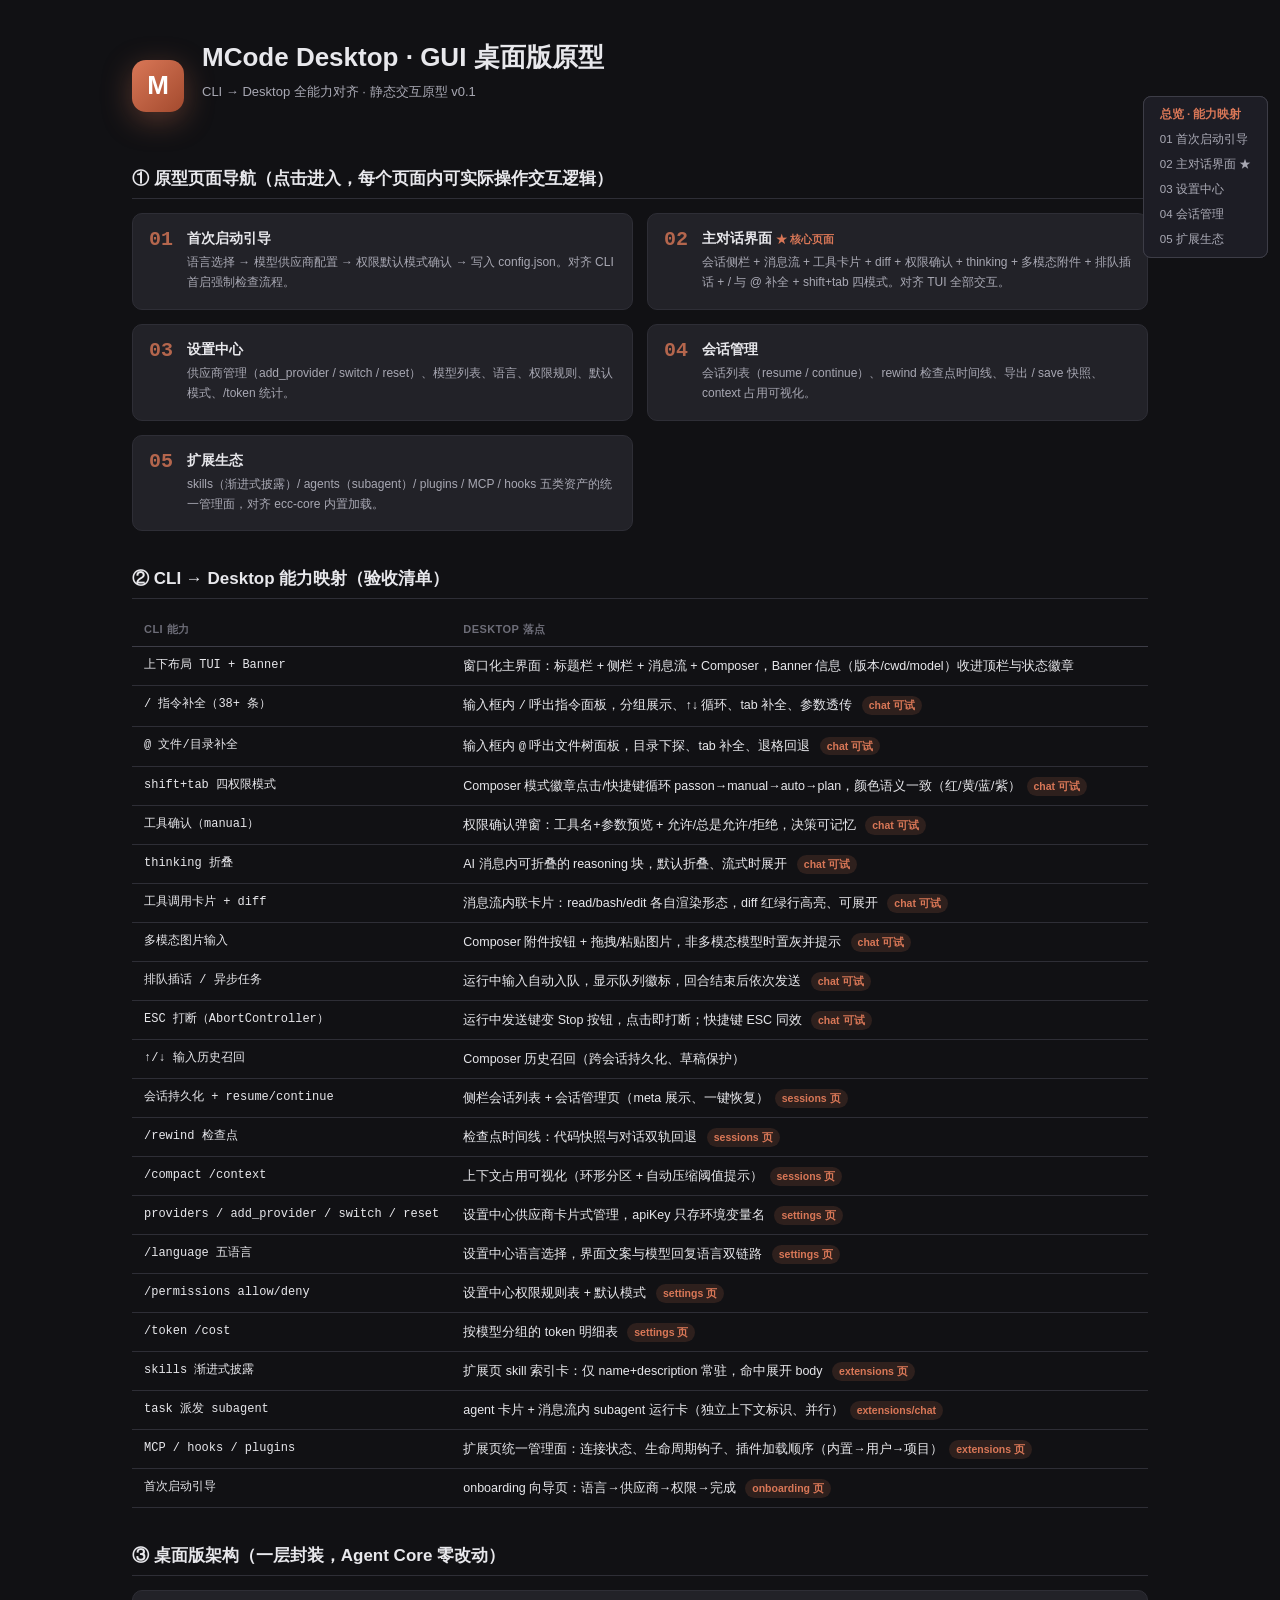
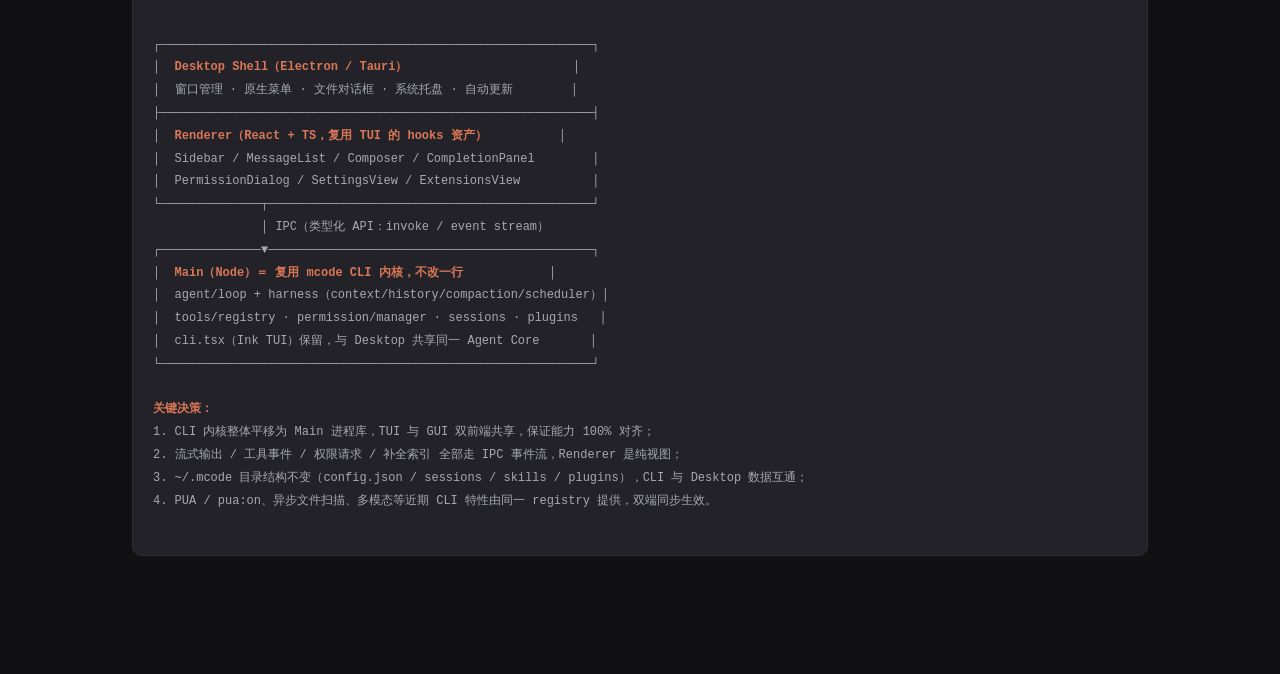
<file: docs/prototype/index.html>
<!DOCTYPE html>
<html lang="zh-CN">
<head>
<meta charset="UTF-8">
<title>MCode Desktop · 原型总览</title>
<link rel="stylesheet" href="css/app.css">
<style>
  body { overflow: auto; }
  .wrap { max-width: 1080px; margin: 0 auto; padding: 40px 32px 120px; }
  .hero { display: flex; align-items: center; gap: 18px; margin-bottom: 8px; }
  .hero .logo-big {
    width: 52px; height: 52px; border-radius: 14px;
    background: linear-gradient(135deg, var(--accent), #a34a2e);
    display: flex; align-items: center; justify-content: center;
    font-size: 26px; font-weight: 800; color: #fff;
    box-shadow: 0 8px 30px rgba(217,119,87,.35);
  }
  h1 { font-size: 26px; }
  .sub { color: var(--text-2); margin: 6px 0 28px; line-height: 1.7; }
  h2 { font-size: 17px; margin: 36px 0 14px; padding-bottom: 8px; border-bottom: 1px solid var(--border); }
  .screens { display: grid; grid-template-columns: repeat(2, 1fr); gap: 14px; }
  .screen {
    display: flex; gap: 14px; align-items: flex-start;
    background: var(--bg-panel); border: 1px solid var(--border);
    border-radius: var(--radius); padding: 16px; cursor: pointer;
    transition: .15s; text-decoration: none !important;
  }
  .screen:hover { border-color: var(--accent); transform: translateY(-2px); }
  .screen .no {
    font-family: var(--mono); font-size: 20px; font-weight: 700;
    color: var(--accent); opacity: .8; line-height: 1;
  }
  .screen .t { font-weight: 600; font-size: 14px; margin-bottom: 4px; color: var(--text-1); }
  .screen .d { font-size: 12px; color: var(--text-2); line-height: 1.7; }
  .screen .star { color: var(--accent); font-size: 11px; }
  table { width: 100%; border-collapse: collapse; font-size: 12.5px; }
  th { text-align: left; padding: 9px 12px; color: var(--text-3); font-size: 11px;
       text-transform: uppercase; letter-spacing: .04em; border-bottom: 1px solid var(--border-strong); }
  td { padding: 9px 12px; border-bottom: 1px solid var(--border); color: var(--text-2); vertical-align: top; line-height: 1.6; }
  td.cli { font-family: var(--mono); font-size: 12px; color: var(--text-1); white-space: nowrap; }
  td.gui { color: var(--text-1); }
  .tag { display: inline-block; font-size: 10.5px; padding: 1px 7px; border-radius: 10px;
         background: var(--accent-soft); color: var(--accent); font-weight: 600; margin-left: 6px; }
  .arch {
    background: var(--bg-panel); border: 1px solid var(--border); border-radius: var(--radius);
    padding: 20px; font-family: var(--mono); font-size: 12px; color: var(--text-2);
    line-height: 1.9; white-space: pre; overflow-x: auto;
  }
  .arch b { color: var(--accent); }
</style>
</head>
<body>
<div class="wrap">
  <div class="hero">
    <div class="logo-big">M</div>
    <div>
      <h1>MCode Desktop · GUI 桌面版原型</h1>
      <div class="sub">CLI → Desktop 全能力对齐 · 静态交互原型 v0.1</div>
    </div>
  </div>

  <h2>① 原型页面导航（点击进入，每个页面内可实际操作交互逻辑）</h2>
  <div class="screens">
    <a class="screen" href="screens/onboarding.html">
      <div class="no">01</div>
      <div><div class="t">首次启动引导</div>
      <div class="d">语言选择 → 模型供应商配置 → 权限默认模式确认 → 写入 config.json。对齐 CLI 首启强制检查流程。</div></div>
    </a>
    <a class="screen" href="screens/chat.html">
      <div class="no">02</div>
      <div><div class="t">主对话界面 <span class="star">★ 核心页面</span></div>
      <div class="d">会话侧栏 + 消息流 + 工具卡片 + diff + 权限确认 + thinking + 多模态附件 + 排队插话 + / 与 @ 补全 + shift+tab 四模式。对齐 TUI 全部交互。</div></div>
    </a>
    <a class="screen" href="screens/settings.html">
      <div class="no">03</div>
      <div><div class="t">设置中心</div>
      <div class="d">供应商管理（add_provider / switch / reset）、模型列表、语言、权限规则、默认模式、/token 统计。</div></div>
    </a>
    <a class="screen" href="screens/sessions.html">
      <div class="no">04</div>
      <div><div class="t">会话管理</div>
      <div class="d">会话列表（resume / continue）、rewind 检查点时间线、导出 / save 快照、context 占用可视化。</div></div>
    </a>
    <a class="screen" href="screens/extensions.html">
      <div class="no">05</div>
      <div><div class="t">扩展生态</div>
      <div class="d">skills（渐进式披露）/ agents（subagent）/ plugins / MCP / hooks 五类资产的统一管理面，对齐 ecc-core 内置加载。</div></div>
    </a>
  </div>

  <h2>② CLI → Desktop 能力映射（验收清单）</h2>
  <table>
    <tr><th style="width:190px">CLI 能力</th><th>Desktop 落点</th></tr>
    <tr><td class="cli">上下布局 TUI + Banner</td><td class="gui">窗口化主界面：标题栏 + 侧栏 + 消息流 + Composer，Banner 信息（版本/cwd/model）收进顶栏与状态徽章</td></tr>
    <tr><td class="cli">/ 指令补全（38+ 条）</td><td class="gui">输入框内 <code>/</code> 呼出指令面板，分组展示、↑↓ 循环、tab 补全、参数透传 <span class="tag">chat 可试</span></td></tr>
    <tr><td class="cli">@ 文件/目录补全</td><td class="gui">输入框内 <code>@</code> 呼出文件树面板，目录下探、tab 补全、退格回退 <span class="tag">chat 可试</span></td></tr>
    <tr><td class="cli">shift+tab 四权限模式</td><td class="gui">Composer 模式徽章点击/快捷键循环 passon→manual→auto→plan，颜色语义一致（红/黄/蓝/紫）<span class="tag">chat 可试</span></td></tr>
    <tr><td class="cli">工具确认（manual）</td><td class="gui">权限确认弹窗：工具名+参数预览 + 允许/总是允许/拒绝，决策可记忆 <span class="tag">chat 可试</span></td></tr>
    <tr><td class="cli">thinking 折叠</td><td class="gui">AI 消息内可折叠的 reasoning 块，默认折叠、流式时展开 <span class="tag">chat 可试</span></td></tr>
    <tr><td class="cli">工具调用卡片 + diff</td><td class="gui">消息流内联卡片：read/bash/edit 各自渲染形态，diff 红绿行高亮、可展开 <span class="tag">chat 可试</span></td></tr>
    <tr><td class="cli">多模态图片输入</td><td class="gui">Composer 附件按钮 + 拖拽/粘贴图片，非多模态模型时置灰并提示 <span class="tag">chat 可试</span></td></tr>
    <tr><td class="cli">排队插话 / 异步任务</td><td class="gui">运行中输入自动入队，显示队列徽标，回合结束后依次发送 <span class="tag">chat 可试</span></td></tr>
    <tr><td class="cli">ESC 打断（AbortController）</td><td class="gui">运行中发送键变 Stop 按钮，点击即打断；快捷键 ESC 同效 <span class="tag">chat 可试</span></td></tr>
    <tr><td class="cli">↑/↓ 输入历史召回</td><td class="gui">Composer 历史召回（跨会话持久化、草稿保护）</td></tr>
    <tr><td class="cli">会话持久化 + resume/continue</td><td class="gui">侧栏会话列表 + 会话管理页（meta 展示、一键恢复）<span class="tag">sessions 页</span></td></tr>
    <tr><td class="cli">/rewind 检查点</td><td class="gui">检查点时间线：代码快照与对话双轨回退 <span class="tag">sessions 页</span></td></tr>
    <tr><td class="cli">/compact /context</td><td class="gui">上下文占用可视化（环形分区 + 自动压缩阈值提示）<span class="tag">sessions 页</span></td></tr>
    <tr><td class="cli">providers / add_provider / switch / reset</td><td class="gui">设置中心供应商卡片式管理，apiKey 只存环境变量名 <span class="tag">settings 页</span></td></tr>
    <tr><td class="cli">/language 五语言</td><td class="gui">设置中心语言选择，界面文案与模型回复语言双链路 <span class="tag">settings 页</span></td></tr>
    <tr><td class="cli">/permissions allow/deny</td><td class="gui">设置中心权限规则表 + 默认模式 <span class="tag">settings 页</span></td></tr>
    <tr><td class="cli">/token /cost</td><td class="gui">按模型分组的 token 明细表 <span class="tag">settings 页</span></td></tr>
    <tr><td class="cli">skills 渐进式披露</td><td class="gui">扩展页 skill 索引卡：仅 name+description 常驻，命中展开 body <span class="tag">extensions 页</span></td></tr>
    <tr><td class="cli">task 派发 subagent</td><td class="gui">agent 卡片 + 消息流内 subagent 运行卡（独立上下文标识、并行）<span class="tag">extensions/chat</span></td></tr>
    <tr><td class="cli">MCP / hooks / plugins</td><td class="gui">扩展页统一管理面：连接状态、生命周期钩子、插件加载顺序（内置→用户→项目）<span class="tag">extensions 页</span></td></tr>
    <tr><td class="cli">首次启动引导</td><td class="gui">onboarding 向导页：语言→供应商→权限→完成 <span class="tag">onboarding 页</span></td></tr>
  </table>

  <h2>③ 桌面版架构（一层封装，Agent Core 零改动）</h2>
  <div class="arch">
┌────────────────────────────────────────────────────────────┐
│  <b>Desktop Shell（Electron / Tauri）</b>                       │
│  窗口管理 · 原生菜单 · 文件对话框 · 系统托盘 · 自动更新        │
├────────────────────────────────────────────────────────────┤
│  <b>Renderer（React + TS，复用 TUI 的 hooks 资产）</b>          │
│  Sidebar / MessageList / Composer / CompletionPanel        │
│  PermissionDialog / SettingsView / ExtensionsView          │
└──────────────┬─────────────────────────────────────────────┘
               │ IPC（类型化 API：invoke / event stream）
┌──────────────▼─────────────────────────────────────────────┐
│  <b>Main（Node）＝ 复用 mcode CLI 内核，不改一行</b>            │
│  agent/loop + harness（context/history/compaction/scheduler）│
│  tools/registry · permission/manager · sessions · plugins   │
│  cli.tsx（Ink TUI）保留，与 Desktop 共享同一 Agent Core       │
└────────────────────────────────────────────────────────────┘

<b>关键决策：</b>
1. CLI 内核整体平移为 Main 进程库，TUI 与 GUI 双前端共享，保证能力 100% 对齐；
2. 流式输出 / 工具事件 / 权限请求 / 补全索引 全部走 IPC 事件流，Renderer 是纯视图；
3. ~/.mcode 目录结构不变（config.json / sessions / skills / plugins），CLI 与 Desktop 数据互通；
4. PUA / pua:on、异步文件扫描、多模态等近期 CLI 特性由同一 registry 提供，双端同步生效。
  </div>
</div>
<script src="js/shared.js"></script>
<script>initProtoNav();</script>
</body>
</html>
</file>
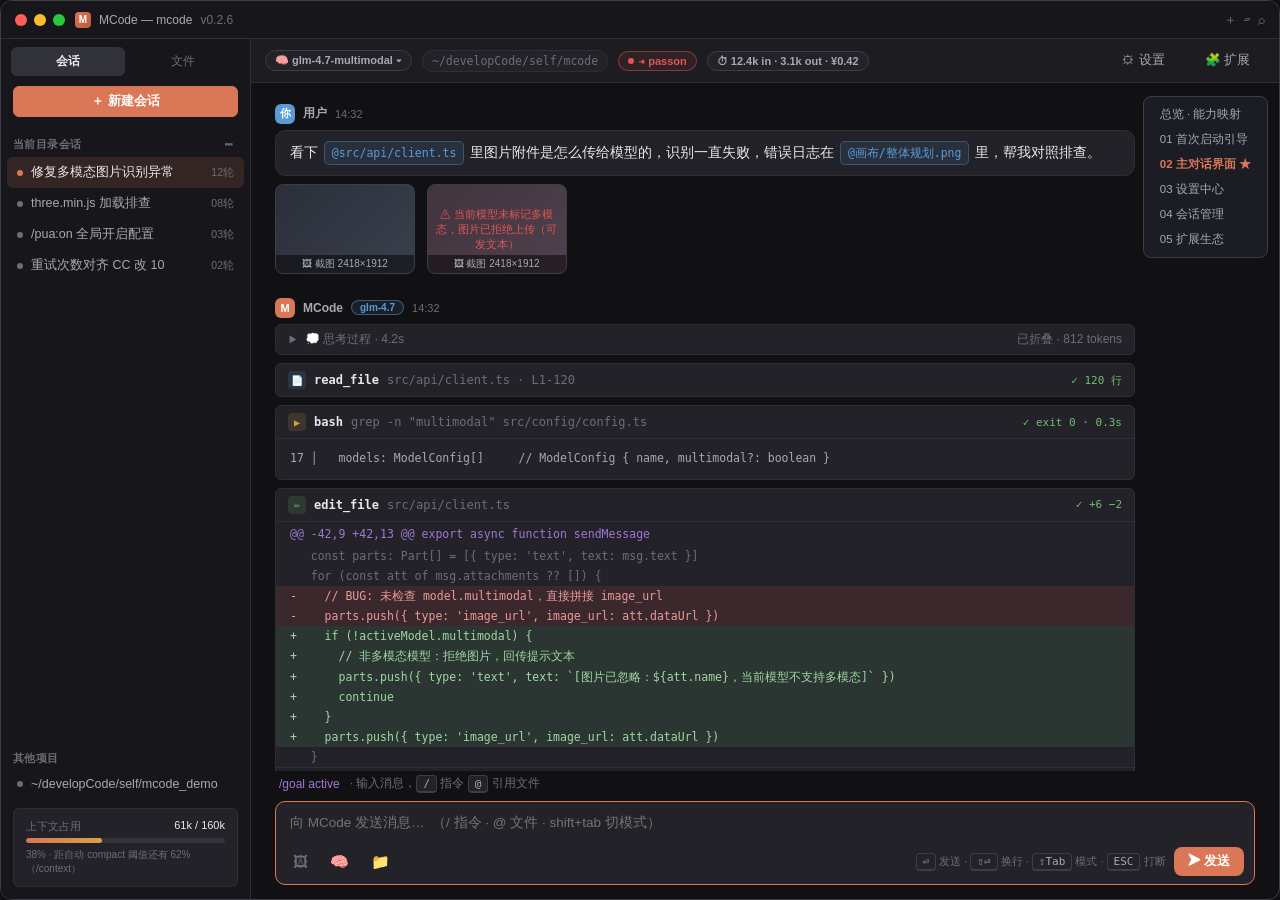
<file: docs/prototype/screens/chat.html>
<!DOCTYPE html>
<html lang="zh-CN">
<head>
<meta charset="UTF-8">
<title>MCode Desktop · 主对话</title>
<link rel="stylesheet" href="../css/app.css">
<style>
  /* ---------- 消息流 ---------- */
  .messages { flex: 1; overflow-y: auto; padding: 20px 24px 12px; min-height: 0; }
  .msg { margin-bottom: 20px; max-width: 860px; }
  .msg .role {
    display: flex; align-items: center; gap: 8px;
    font-size: 12px; font-weight: 600; margin-bottom: 6px; color: var(--text-2);
  }
  .msg .role .avatar {
    width: 20px; height: 20px; border-radius: 6px;
    display: inline-flex; align-items: center; justify-content: center;
    font-size: 11px; color: #fff;
  }
  .msg.user .avatar { background: var(--blue); }
  .msg.ai .avatar { background: var(--accent); }
  .msg .role .time { color: var(--text-3); font-weight: 400; font-size: 11px; }
  .msg .role .spacer { flex: 1; }
  .msg .role .actions { display: flex; gap: 4px; opacity: 0; transition: .15s; }
  .msg:hover .role .actions { opacity: 1; }
  .msg .role .actions button {
    background: none; border: none; color: var(--text-3); cursor: pointer;
    font-size: 12px; padding: 2px 6px; border-radius: 4px;
  }
  .msg .role .actions button:hover { background: var(--bg-hover); color: var(--text-1); }
  .bubble {
    font-size: 13.5px; line-height: 1.75; color: var(--text-1);
    white-space: pre-wrap; word-break: break-word;
  }
  .msg.user .bubble {
    background: var(--bg-panel); border: 1px solid var(--border);
    border-radius: var(--radius); padding: 10px 14px;
  }
  .msg .ref-chip {
    display: inline-flex; align-items: center; gap: 4px;
    font-family: var(--mono); font-size: 11.5px;
    background: rgba(91,155,213,.12); color: var(--blue);
    border: 1px solid rgba(91,155,213,.35); border-radius: 5px;
    padding: 1px 7px; margin: 0 2px;
  }
  .msg .img-attach {
    display: inline-block; margin-top: 8px; margin-right: 8px;
    border: 1px solid var(--border-strong); border-radius: 8px;
    width: 140px; height: 90px; position: relative; overflow: hidden;
    background: linear-gradient(135deg, #2b2f3a, #3a3f4d);
  }
  .msg .img-attach::after {
    content: "🖼 截图 2418×1912";
    position: absolute; inset: auto 0 0 0;
    font-size: 10px; color: var(--text-2); text-align: center;
    background: rgba(0,0,0,.5); padding: 2px;
  }
  .msg .img-attach .warn {
    position: absolute; inset: 0; display: flex; align-items: center; justify-content: center;
    color: var(--red); font-size: 11px; text-align: center; padding: 6px;
    background: rgba(224,85,85,.12);
  }

  /* thinking 折叠块 */
  .thinking {
    border: 1px solid var(--border); border-radius: var(--radius-sm);
    margin-bottom: 8px; overflow: hidden; background: var(--bg-panel);
  }
  .thinking .head {
    display: flex; align-items: center; gap: 7px;
    padding: 6px 12px; cursor: pointer; font-size: 12px; color: var(--text-3);
    user-select: none;
  }
  .thinking .head:hover { color: var(--text-1); }
  .thinking .head .arrow { transition: .15s; font-size: 10px; }
  .thinking.open .head .arrow { transform: rotate(90deg); }
  .thinking .body {
    display: none; padding: 4px 14px 12px 26px;
    font-size: 12px; color: var(--text-3); line-height: 1.8;
    border-top: 1px dashed var(--border);
  }
  .thinking.open .body { display: block; }

  /* 工具调用卡片 */
  .tool-card {
    border: 1px solid var(--border); border-radius: var(--radius-sm);
    margin: 8px 0; background: var(--bg-panel); overflow: hidden;
  }
  .tool-card .tc-head {
    display: flex; align-items: center; gap: 8px;
    padding: 7px 12px; font-family: var(--mono); font-size: 12px;
    cursor: pointer; user-select: none;
  }
  .tool-card .tc-head:hover { background: var(--bg-hover); }
  .tc-icon {
    width: 18px; height: 18px; border-radius: 4px; flex-shrink: 0;
    display: inline-flex; align-items: center; justify-content: center; font-size: 10px;
  }
  .tc-icon.read  { background: rgba(91,155,213,.15); color: var(--blue); }
  .tc-icon.write { background: rgba(111,191,115,.15); color: var(--green); }
  .tc-icon.bash  { background: rgba(217,161,68,.15); color: var(--yellow); }
  .tc-icon.task  { background: rgba(160,119,212,.15); color: var(--purple); }
  .tc-icon.grep  { background: rgba(86,182,194,.15); color: var(--cyan); }
  .tool-card .tc-head .tool { color: var(--text-1); font-weight: 600; }
  .tool-card .tc-head .args { color: var(--text-3); overflow: hidden; text-overflow: ellipsis; white-space: nowrap; }
  .tool-card .tc-head .status { margin-left: auto; font-size: 11px; flex-shrink: 0; }
  .tool-card .tc-head .status.ok { color: var(--green); }
  .tool-card .tc-head .status.run { color: var(--yellow); }
  .tool-card .tc-body { display: none; border-top: 1px solid var(--border); }
  .tool-card.open .tc-body { display: block; }
  .tool-card .tc-body pre {
    padding: 10px 14px; font-family: var(--mono); font-size: 11.5px;
    color: var(--text-2); line-height: 1.7; overflow-x: auto;
    max-height: 300px; overflow-y: auto; white-space: pre;
  }

  /* diff 渲染 */
  .diff { font-family: var(--mono); font-size: 11.5px; line-height: 1.75; }
  .diff .dl { padding: 0 14px; white-space: pre; }
  .diff .dl.add { background: rgba(111,191,115,.12); color: #9fd9a3; }
  .diff .dl.del { background: rgba(224,85,85,.12); color: #eb9a9a; }
  .diff .dl.ctx { color: var(--text-3); }
  .diff .dl.hunk { color: var(--purple); padding: 2px 14px; }
  .diff-stats { display: flex; gap: 10px; padding: 6px 14px; font-size: 11px; color: var(--text-3); border-top: 1px solid var(--border); }
  .diff-stats b.ins { color: var(--green); }
  .diff-stats b.del { color: var(--red); }

  /* subagent 运行卡 */
  .task-card { border: 1px solid rgba(160,119,212,.4); background: rgba(160,119,212,.06); }
  .task-card .tc-body { display: block; }
  .task-card .sub-steps { padding: 8px 14px 12px 36px; font-size: 12px; color: var(--text-3); }
  .task-card .sub-steps .step { display: flex; align-items: center; gap: 8px; padding: 3px 0; font-family: var(--mono); font-size: 11.5px; }
  .task-card .sub-steps .step .st { flex-shrink: 0; }
  .task-card .sub-steps .step.done .st { color: var(--green); }
  .task-card .sub-steps .step.run .st { color: var(--yellow); }
  .task-card .sub-steps .step.run { color: var(--text-1); }
  .spin { display: inline-block; animation: spin 1s linear infinite; }
  @keyframes spin { to { transform: rotate(360deg); } }
  @keyframes pulse { 0%,100%{opacity:.4} 50%{opacity:1} }
  .dotpulse span { animation: pulse 1.2s infinite; }
  .dotpulse span:nth-child(2) { animation-delay: .2s; }
  .dotpulse span:nth-child(3) { animation-delay: .4s; }

  /* ---------- Composer ---------- */
  .queue-bar { padding: 0 24px; }
  .queue-pill {
    display: inline-flex; align-items: center; gap: 8px;
    background: rgba(91,155,213,.1); border: 1px solid rgba(91,155,213,.35);
    color: var(--blue); border-radius: 18px; padding: 4px 12px; font-size: 12px;
    margin-bottom: 6px;
  }
  .queue-pill .cancel { cursor: pointer; opacity: .7; }
  .queue-pill .cancel:hover { opacity: 1; }

  .composer-wrap { padding: 0 24px 14px; flex-shrink: 0; }
  .run-state {
    display: flex; align-items: center; gap: 10px;
    padding: 4px 4px 8px; font-size: 12px; color: var(--text-3);
  }
  .run-state .spinner {
    width: 12px; height: 12px; border: 2px solid var(--accent);
    border-top-color: transparent; border-radius: 50%;
    animation: spin .8s linear infinite;
  }
  .run-state .cmd { color: var(--purple); }
  .composer {
    border: 1px solid var(--border-strong); border-radius: var(--radius);
    background: var(--bg-panel); transition: border-color .15s;
  }
  .composer:focus-within { border-color: var(--accent); }
  .composer .attach-row {
    display: flex; gap: 8px; padding: 8px 10px 0; flex-wrap: wrap;
  }
  .composer .attach-chip {
    display: inline-flex; align-items: center; gap: 6px;
    font-size: 11.5px; color: var(--text-2);
    background: var(--bg-hover); border: 1px solid var(--border-strong);
    border-radius: 6px; padding: 3px 8px;
  }
  .composer .attach-chip .x { cursor: pointer; color: var(--text-3); }
  .composer textarea {
    width: 100%; border: none; outline: none; resize: none;
    background: transparent; color: var(--text-1);
    font-family: var(--sans); font-size: 13.5px; line-height: 1.6;
    padding: 10px 14px 4px; max-height: 180px;
  }
  .composer .bar {
    display: flex; align-items: center; gap: 8px; padding: 6px 10px 8px;
  }
  .composer .bar .icon-btn {
    background: none; border: none; color: var(--text-3); cursor: pointer;
    font-size: 15px; padding: 4px 7px; border-radius: 6px;
  }
  .composer .bar .icon-btn:hover { background: var(--bg-hover); color: var(--text-1); }
  .composer .bar .icon-btn.disabled { opacity: .35; cursor: not-allowed; }
  .composer .bar .spacer { flex: 1; }
  .composer .bar .hint { font-size: 11px; color: var(--text-3); }
  .send-btn {
    display: inline-flex; align-items: center; gap: 6px;
    background: var(--accent); color: #fff; border: none;
    border-radius: 8px; padding: 6px 14px; font-size: 12.5px; font-weight: 600; cursor: pointer;
  }
  .send-btn:hover { background: #c9663f; }
  .send-btn.stop { background: var(--red); }

  /* 补全面板 */
  .completion-panel {
    position: absolute; bottom: calc(100% + 8px); left: 0; right: 0;
    background: var(--bg-panel); border: 1px solid var(--border-strong);
    border-radius: var(--radius); box-shadow: 0 -12px 40px rgba(0,0,0,.45);
    max-height: 320px; overflow-y: auto; z-index: 50; display: none;
  }
  .completion-panel.open { display: block; }
  .completion-panel .cp-group {
    padding: 7px 14px 3px; font-size: 10.5px; font-weight: 700;
    color: var(--text-3); text-transform: uppercase; letter-spacing: .05em;
  }
  .completion-panel .cp-item {
    display: flex; align-items: center; gap: 10px;
    padding: 6px 14px; cursor: pointer; font-size: 12.5px;
  }
  .completion-panel .cp-item .name { font-family: var(--mono); color: var(--text-1); min-width: 130px; }
  .completion-panel .cp-item .desc { color: var(--text-3); font-size: 11.5px; }
  .completion-panel .cp-item.sel { background: var(--accent-soft); }
  .completion-panel .cp-item.sel .name { color: var(--accent); }
  .completion-panel .cp-item .file-ico { color: var(--text-3); font-size: 11px; }
  .completion-panel .cp-empty { padding: 14px; color: var(--text-3); font-size: 12px; text-align: center; }

  /* 侧栏 */
  .side-tabs { display: flex; padding: 8px 10px 0; gap: 2px; }
  .side-tabs .st {
    flex: 1; text-align: center; font-size: 12px; color: var(--text-3);
    padding: 6px 0; border-radius: 6px; cursor: pointer;
  }
  .side-tabs .st.active { background: var(--bg-active); color: var(--text-1); font-weight: 600; }
  .token-meter {
    margin: auto 12px 12px; padding: 10px 12px;
    background: var(--bg-panel); border: 1px solid var(--border); border-radius: var(--radius-sm);
  }
  .token-meter .row { display: flex; justify-content: space-between; font-size: 11px; color: var(--text-3); margin-bottom: 4px; }
  .token-meter .bar-bg { height: 5px; border-radius: 4px; background: var(--bg-active); overflow: hidden; }
  .token-meter .bar-fill { height: 100%; width: 38%; background: linear-gradient(90deg, var(--accent), var(--yellow)); border-radius: 4px; }
  .token-meter .foot { font-size: 10px; color: var(--text-3); margin-top: 5px; }
</style>
</head>
<body>
<div class="window">
  <div class="titlebar">
    <div class="traffic"><i></i><i></i><i></i></div>
    <div class="title"><span class="logo">M</span> MCode — mcode <span style="color:var(--text-3)">v0.2.6</span></div>
    <div class="spacer"></div>
    <div class="win-actions">＋&nbsp;&nbsp;▱&nbsp;&nbsp;⌕</div>
  </div>

  <div class="app">
    <!-- ================= 侧栏 ================= -->
    <aside class="sidebar">
      <div class="side-tabs">
        <div class="st active" data-tab="sessions">会话</div>
        <div class="st" data-tab="files">文件</div>
      </div>
      <div class="side-head" style="padding-top:10px">
        <button class="btn primary" style="width:100%;justify-content:center" onclick="toast('新建会话：清空消息流，写新 session-id.jsonl')">＋ 新建会话</button>
      </div>
      <div class="side-section">当前目录会话 <span class="add-btn" onclick="toast('跳转会话管理页')">⋯</span></div>
      <div class="side-list" id="session-list">
        <div class="side-item active"><span class="dot"></span>修复多模态图片识别异常<span class="meta">12轮</span></div>
        <div class="side-item"><span class="dot"></span>three.min.js 加载排查<span class="meta">08轮</span></div>
        <div class="side-item"><span class="dot"></span>/pua:on 全局开启配置<span class="meta">03轮</span></div>
        <div class="side-item"><span class="dot"></span>重试次数对齐 CC 改 10<span class="meta">02轮</span></div>
      </div>
      <div class="side-section">其他项目</div>
      <div class="side-list" style="flex:0 0 auto">
        <div class="side-item"><span class="dot" style="background:var(--text-3)"></span>~/developCode/self/mcode_demo</div>
      </div>
      <div class="token-meter">
        <div class="row"><span>上下文占用</span><span style="color:var(--text-1)">61k / 160k</span></div>
        <div class="bar-bg"><div class="bar-fill"></div></div>
        <div class="foot">38% · 距自动 compact 阈值还有 62%（/context）</div>
      </div>
    </aside>

    <!-- ================= 主区 ================= -->
    <div class="main">
      <div class="topbar">
        <span class="badge" title="当前模型 · 点击 /model 切换">🧠 glm-4.7-multimodal ▾</span>
        <span class="path">~/developCode/self/mcode</span>
        <span class="badge" id="mode-badge" title="点击或 shift+tab 切换权限模式"></span>
        <span class="badge" title="token 统计 · /token">⏱ 12.4k in · 3.1k out · ¥0.42</span>
        <div class="spacer"></div>
        <button class="btn ghost" onclick="toast('打开设置中心')">⚙ 设置</button>
        <button class="btn ghost" onclick="toast('打开扩展生态：skills / agents / MCP / hooks')">🧩 扩展</button>
      </div>

      <!-- 消息流 -->
      <div class="messages" id="messages">
        <!-- 用户消息：@ 引用 + 图片 -->
        <div class="msg user">
          <div class="role"><span class="avatar">你</span> 用户 <span class="time">14:32</span>
            <div class="spacer"></div>
            <div class="actions"><button onclick="toast('已复制')">复制</button><button onclick="toast('回退到此消息（/rewind）')">⏪ rewind</button></div>
          </div>
          <div class="bubble">看下 <span class="ref-chip">@src/api/client.ts</span> 里图片附件是怎么传给模型的，识别一直失败，错误日志在 <span class="ref-chip">@画布/整体规划.png</span> 里，帮我对照排查。</div>
          <div class="img-attach"></div>
          <div class="img-attach"><div class="warn">⚠ 当前模型未标记多模态，图片已拒绝上传（可发文本）</div></div>
        </div>

        <!-- AI 回复：thinking 折叠 + 工具卡片 -->
        <div class="msg ai">
          <div class="role"><span class="avatar">M</span> MCode <span class="badge mode-auto" style="font-size:10px;padding:1px 8px">glm-4.7</span> <span class="time">14:32</span>
            <div class="spacer"></div>
            <div class="actions"><button onclick="toast('已复制')">复制</button><button onclick="toast('重新生成')">↻</button></div>
          </div>
          <div class="thinking">
            <div class="head" onclick="this.parentElement.classList.toggle('open')">
              <span class="arrow">▶</span> 💭 思考过程 · 4.2s <span style="margin-left:auto">已折叠 · 812 tokens</span>
            </div>
            <div class="body">用户报告图片附件识别失败。先读 client.ts 的附件上传逻辑，检查：(1) 多模态标记是否读取 config 的 multimodal 字段；(2) 图片是否走了 base64 data URL 正确封装；(3) Responses API 的 image input 格式。对照截图里的报错堆栈定位。</div>
          </div>

          <!-- read_file 卡片 -->
          <div class="tool-card" onclick="this.classList.toggle('open')">
            <div class="tc-head">
              <span class="tc-icon read">📄</span>
              <span class="tool">read_file</span>
              <span class="args">src/api/client.ts · L1-120</span>
              <span class="status ok">✓ 120 行</span>
            </div>
            <div class="tc-body"><pre> 42 │ export async function sendMessage(msg: Message) {
 43 │   const parts: Part[] = [{ type: 'text', text: msg.text }]
 44 │   for (const att of msg.attachments ?? []) {
 45 │     // BUG: 未检查 model.multimodal，直接拼接 image_url
 46 │     parts.push({ type: 'image_url', image_url: att.dataUrl })
 47 │   }</pre></div>
          </div>

          <!-- bash 卡片 -->
          <div class="tool-card open" onclick="this.classList.toggle('open')">
            <div class="tc-head">
              <span class="tc-icon bash">▶</span>
              <span class="tool">bash</span>
              <span class="args">grep -n "multimodal" src/config/config.ts</span>
              <span class="status ok">✓ exit 0 · 0.3s</span>
            </div>
            <div class="tc-body"><pre>17 │   models: ModelConfig[]     // ModelConfig { name, multimodal?: boolean }</pre></div>
          </div>

          <!-- edit_file diff 卡片 -->
          <div class="tool-card open" onclick="this.classList.toggle('open')">
            <div class="tc-head">
              <span class="tc-icon write">✏️</span>
              <span class="tool">edit_file</span>
              <span class="args">src/api/client.ts</span>
              <span class="status ok">✓ +6 −2</span>
            </div>
            <div class="tc-body">
              <div class="diff">
                <div class="dl hunk">@@ -42,9 +42,13 @@ export async function sendMessage</div>
                <div class="dl ctx">   const parts: Part[] = [{ type: 'text', text: msg.text }]</div>
                <div class="dl ctx">   for (const att of msg.attachments ?? []) {</div>
                <div class="dl del">-    // BUG: 未检查 model.multimodal，直接拼接 image_url</div>
                <div class="dl del">-    parts.push({ type: 'image_url', image_url: att.dataUrl })</div>
                <div class="dl add">+    if (!activeModel.multimodal) {</div>
                <div class="dl add">+      // 非多模态模型：拒绝图片，回传提示文本</div>
                <div class="dl add">+      parts.push({ type: 'text', text: `[图片已忽略：${att.name}，当前模型不支持多模态]` })</div>
                <div class="dl add">+      continue</div>
                <div class="dl add">+    }</div>
                <div class="dl add">+    parts.push({ type: 'image_url', image_url: att.dataUrl })</div>
                <div class="dl ctx">   }</div>
              </div>
              <div class="diff-stats"><span>src/api/client.ts</span><span><b class="ins">+6</b> <b class="del">−2</b></span><span style="margin-left:auto">⏪ /rewind 可回退此修改</span></div>
            </div>
          </div>

          <!-- subagent task 卡 -->
          <div class="tool-card task-card">
            <div class="tc-head">
              <span class="tc-icon task">⚡</span>
              <span class="tool">task</span>
              <span class="args">code-explorer → 独立上下文 · 只读白名单</span>
              <span class="status run"><span class="spin">◌</span> 运行中</span>
            </div>
            <div class="tc-body">
              <div class="sub-steps">
                <div class="step done"><span class="st">✓</span> glob src/**/*.ts · 34 个文件</div>
                <div class="step done"><span class="st">✓</span> grep "image_url" · 3 处命中</div>
                <div class="step run"><span class="st"><span class="spin">◌</span></span> read_file src/tools/validate.ts · 校验链路…</div>
                <div class="step"><span class="st">·</span> 汇总报告回传主上下文</div>
              </div>
            </div>
          </div>

          <div class="bubble">已定位并修复：问题出在 <b>client.ts:46</b> 拼接图片前没有校验 <b>model.multimodal</b> 标记。修复逻辑：非多模态模型的图片附件会被拒绝并降级为文本提示（对齐你上次提的需求）。另外 subagent 正在并行排查校验链路，报告出来我会补充结论。</div>
        </div>

        <!-- 运行中的新一轮 -->
        <div class="msg ai" id="running-msg" style="display:none">
          <div class="role"><span class="avatar">M</span> MCode <span class="time">刚刚</span></div>
          <div class="run-state" style="padding:0 0 4px">
            <span class="spinner"></span><span id="running-text">Thinking<span class="dotpulse"><span>.</span><span>.</span><span>.</span></span></span>
            <span style="margin-left:auto;color:var(--text-3);font-size:11px">ESC 打断</span>
          </div>
        </div>
      </div>

      <!-- ================= Composer ================= -->
      <div class="queue-bar" id="queue-bar"></div>

      <div class="composer-wrap">
        <div class="run-state" id="idle-state">
          <span style="color:var(--purple)" id="active-cmd">/goal active</span>
          <span style="color:var(--text-3)">· 输入消息，<kbd>/</kbd> 指令 <kbd>@</kbd> 引用文件</span>
        </div>

        <div class="composer" style="position:relative">
          <!-- / 与 @ 补全面板 -->
          <div class="completion-panel" id="completion-panel"></div>
          <div class="attach-row" id="attach-row" style="display:none">
            <span class="attach-chip">🖼 Snipaste_2026-10-17.png (1.2MB)<span class="x" onclick="removeAttach()">✕</span></span>
            <span class="attach-chip" style="color:var(--green);border-color:rgba(111,191,115,.4)">✓ glm-4.7-multimodal 支持多模态</span>
          </div>
          <textarea id="input" rows="1" placeholder="向 MCode 发送消息…  （/ 指令 · @ 文件 · shift+tab 切模式）"></textarea>
          <div class="bar">
            <button class="icon-btn" title="附加图片（拖拽 / 粘贴 / 选择）" onclick="addAttach()">🖼</button>
            <button class="icon-btn" title="切换模型 (/model)" onclick="toast('/model：弹出模型选择器（读取 providers 列表）')">🧠</button>
            <button class="icon-btn" title="追加工作目录 (/add-dir)" onclick="toast('/add-dir：选择额外工作目录')">📁</button>
            <div class="spacer"></div>
            <span class="hint"><kbd>⏎</kbd> 发送 · <kbd>⇧⏎</kbd> 换行 · <kbd>⇧Tab</kbd> 模式 · <kbd>ESC</kbd> 打断</span>
            <button class="send-btn" id="send-btn" onclick="onSend()">➤ 发送</button>
          </div>
        </div>
      </div>
    </div>
  </div>
</div>

<!-- 权限确认弹窗（manual 模式，/permissions 交互对齐） -->
<div class="overlay" id="perm-overlay">
  <div class="modal perm-card">
    <div class="modal-head">⚠ 权限确认 — manual 模式<span class="close" data-close>✕</span></div>
    <div class="modal-body">
      <div class="tool-line"><span class="tool-name"></span> 请求执行以下操作：</div>
      <div class="tool-args"></div>
      <div class="perm-opts">
        <div class="perm-opt" data-act="allow"><span class="key">1</span> 允许本次执行<span class="sub">仅这一次</span></div>
        <div class="perm-opt" data-act="always"><span class="key">2</span> 总是允许（本会话记忆）<span class="sub">写入权限会话配置</span></div>
        <div class="perm-opt" data-act="deny"><span class="key">3</span> 拒绝<span class="sub">拒绝原因回传给模型</span></div>
      </div>
    </div>
    <div class="modal-foot"><span style="margin-right:auto;font-size:11px;color:var(--text-3)">对齐 CLI 权限门控 permission/manager.ts · plan 模式下只读工具自动放行</span></div>
  </div>
</div>

<script src="../js/shared.js"></script>
<script src="../js/chat.js"></script>
</body>
</html>
</file>
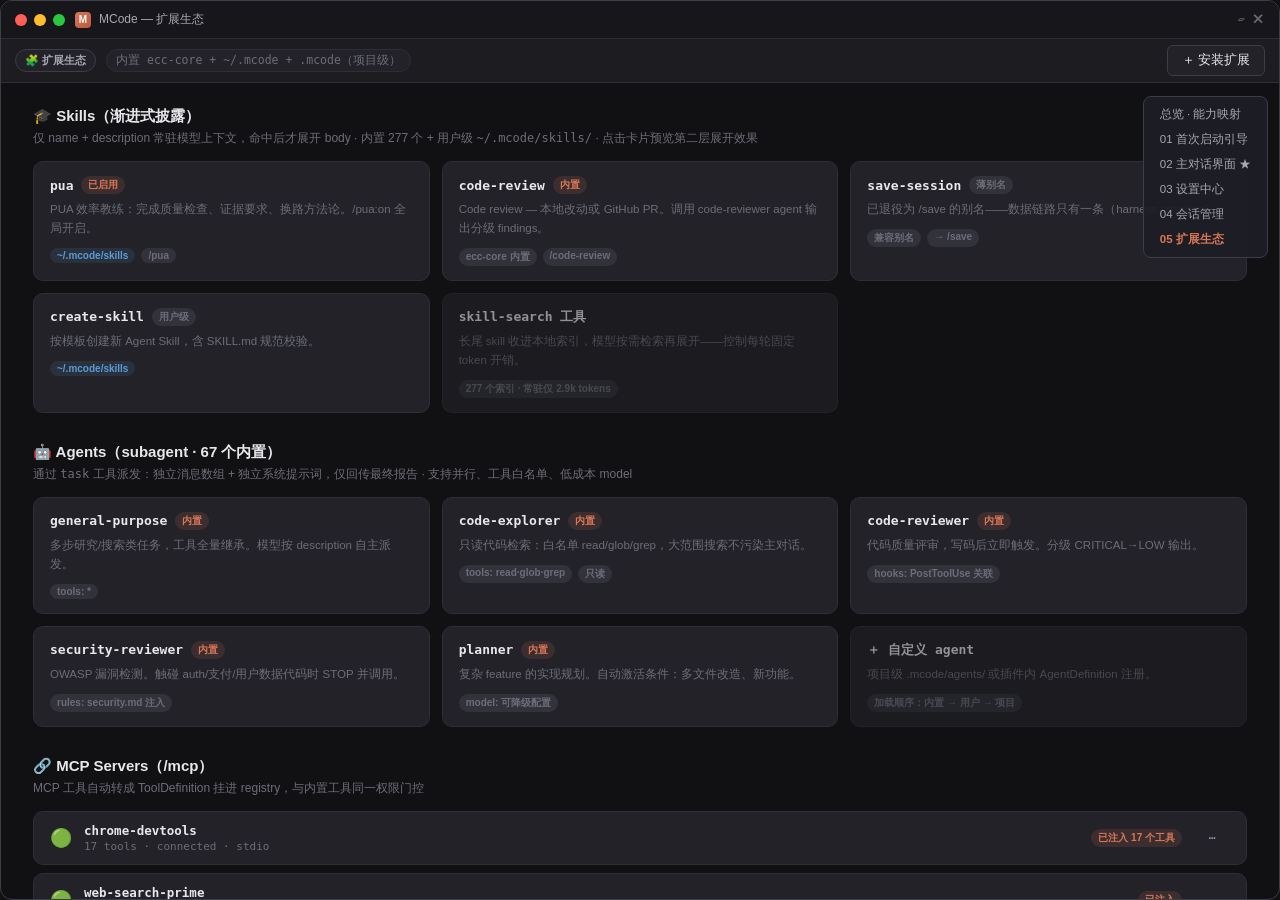
<file: docs/prototype/screens/extensions.html>
<!DOCTYPE html>
<html lang="zh-CN">
<head>
<meta charset="UTF-8">
<title>MCode Desktop · 扩展生态</title>
<link rel="stylesheet" href="../css/app.css">
<style>
  .wrap { flex: 1; overflow-y: auto; padding: 24px 32px; }
  .wrap h2 { font-size: 15px; margin: 0 0 4px; }
  .sec-sub { font-size: 12px; color: var(--text-3); margin-bottom: 14px; }
  .section { margin-bottom: 30px; }
  .grid { display: grid; grid-template-columns: repeat(3, 1fr); gap: 12px; }
  .ext-card { padding: 14px 16px; cursor: pointer; transition: .12s; }
  .ext-card:hover { border-color: var(--accent); transform: translateY(-1px); }
  .ext-card .e-head { display: flex; align-items: center; gap: 8px; margin-bottom: 6px; }
  .ext-card .e-name { font-weight: 700; font-size: 13px; font-family: var(--mono); }
  .ext-card .e-desc { font-size: 11.5px; color: var(--text-3); line-height: 1.65; }
  .ext-card .e-foot { display: flex; gap: 6px; margin-top: 10px; flex-wrap: wrap; }
  .tag { font-size: 10px; padding: 2px 7px; border-radius: 9px; font-weight: 600;
         background: var(--bg-active); color: var(--text-3); }
  .tag.on { background: var(--accent-soft); color: var(--accent); }
  .tag.src-u { background: rgba(91,155,213,.12); color: var(--blue); }
  .tag.src-p { background: rgba(111,191,115,.12); color: var(--green); }
  .ext-card .e-body {
    display: none; margin-top: 10px; padding-top: 10px;
    border-top: 1px dashed var(--border-strong);
    font-family: var(--mono); font-size: 11px; color: var(--text-2); line-height: 1.7;
    white-space: pre-wrap; max-height: 200px; overflow-y: auto;
  }
  .ext-card.open .e-body { display: block; }
  /* hooks 表 */
  /* MCP */
  .mcp-row { display: flex; align-items: center; gap: 12px; padding: 11px 16px; margin-bottom: 8px; }
  .mcp-row .m-name { font-weight: 600; font-family: var(--mono); font-size: 12.5px; }
  .mcp-row .m-meta { font-size: 11px; color: var(--text-3); font-family: var(--mono); margin-top: 2px; }
  .mcp-row .spacer { flex: 1; }
  .load-order {
    font-family: var(--mono); font-size: 12px; color: var(--text-2); line-height: 2.1;
    background: var(--bg-panel); border: 1px solid var(--border); border-radius: var(--radius);
    padding: 14px 18px;
  }
  .load-order b { color: var(--accent); }
</style>
</head>
<body>
<div class="window">
  <div class="titlebar">
    <div class="traffic"><i></i><i></i><i></i></div>
    <div class="title"><span class="logo">M</span> MCode — 扩展生态</div>
    <div class="spacer"></div>
    <div class="win-actions">▱&nbsp;&nbsp;✕</div>
  </div>
  <div class="app" style="flex-direction:column">
    <div class="topbar">
      <span class="badge">🧩 扩展生态</span>
      <span class="path">内置 ecc-core + ~/.mcode + .mcode（项目级）</span>
      <div class="spacer"></div>
      <button class="btn" onclick="toast('安装插件：本地目录 / npm 包 / MCP 注册')">＋ 安装扩展</button>
    </div>

    <div class="wrap">
      <!-- Skills -->
      <div class="section">
        <h2>🎓 Skills（渐进式披露）</h2>
        <div class="sec-sub">仅 name + description 常驻模型上下文，命中后才展开 body · 内置 277 个 + 用户级 <code>~/.mcode/skills/</code> · 点击卡片预览第二层展开效果</div>
        <div class="grid">
          <div class="ext-card card" onclick="this.classList.toggle('open')">
            <div class="e-head"><span class="e-name">pua</span><span class="tag on">已启用</span></div>
            <div class="e-desc">PUA 效率教练：完成质量检查、证据要求、换路方法论。/pua:on 全局开启。</div>
            <div class="e-foot"><span class="tag src-u">~/.mcode/skills</span><span class="tag">/pua</span></div>
            <div class="e-body">--- name: pua ---
Use when user invokes /pua… C6 楼生存法则：
1. 没跑验证不说完成，自报完成只是
   candidate，贴了输出才是 done
2. 同一方法失败两次，停，换一条
   本质不同的路
……（点击前模型只能看到上面两行元信息）</div>
          </div>
          <div class="ext-card card" onclick="this.classList.toggle('open')">
            <div class="e-head"><span class="e-name">code-review</span><span class="tag on">内置</span></div>
            <div class="e-desc">Code review — 本地改动或 GitHub PR。调用 code-reviewer agent 输出分级 findings。</div>
            <div class="e-foot"><span class="tag">ecc-core 内置</span><span class="tag">/code-review</span></div>
            <div class="e-body">步骤：git diff → 安全清单 → 质量清单 →
运行测试 → 按 CRITICAL/HIGH/MEDIUM/LOW
分级输出 findings…</div>
          </div>
          <div class="ext-card card" onclick="this.classList.toggle('open')">
            <div class="e-head"><span class="e-name">save-session</span><span class="tag">薄别名</span></div>
            <div class="e-desc">已退役为 /save 的别名——数据链路只有一条（harness sessions）。</div>
            <div class="e-foot"><span class="tag">兼容别名</span><span class="tag">→ /save</span></div>
            <div class="e-body">body 为空，直接转发 /save 指令。</div>
          </div>
          <div class="ext-card card" onclick="this.classList.toggle('open')">
            <div class="e-head"><span class="e-name">create-skill</span><span class="tag">用户级</span></div>
            <div class="e-desc">按模板创建新 Agent Skill，含 SKILL.md 规范校验。</div>
            <div class="e-foot"><span class="tag src-u">~/.mcode/skills</span></div>
            <div class="e-body">模板结构：frontmatter(name/description)
+ 正文指令 + 可选脚本…</div>
          </div>
          <div class="ext-card card" style="opacity:.6">
            <div class="e-head"><span class="e-name">skill-search 工具</span></div>
            <div class="e-desc">长尾 skill 收进本地索引，模型按需检索再展开——控制每轮固定 token 开销。</div>
            <div class="e-foot"><span class="tag">277 个索引 · 常驻仅 2.9k tokens</span></div>
          </div>
        </div>
      </div>

      <!-- Agents -->
      <div class="section">
        <h2>🤖 Agents（subagent · 67 个内置）</h2>
        <div class="sec-sub">通过 <code>task</code> 工具派发：独立消息数组 + 独立系统提示词，仅回传最终报告 · 支持并行、工具白名单、低成本 model</div>
        <div class="grid">
          <div class="ext-card card">
            <div class="e-head"><span class="e-name">general-purpose</span><span class="tag on">内置</span></div>
            <div class="e-desc">多步研究/搜索类任务，工具全量继承。模型按 description 自主派发。</div>
            <div class="e-foot"><span class="tag">tools: *</span></div>
          </div>
          <div class="ext-card card">
            <div class="e-head"><span class="e-name">code-explorer</span><span class="tag on">内置</span></div>
            <div class="e-desc">只读代码检索：白名单 read/glob/grep，大范围搜索不污染主对话。</div>
            <div class="e-foot"><span class="tag">tools: read·glob·grep</span><span class="tag">只读</span></div>
          </div>
          <div class="ext-card card">
            <div class="e-head"><span class="e-name">code-reviewer</span><span class="tag on">内置</span></div>
            <div class="e-desc">代码质量评审，写码后立即触发。分级 CRITICAL→LOW 输出。</div>
            <div class="e-foot"><span class="tag">hooks: PostToolUse 关联</span></div>
          </div>
          <div class="ext-card card">
            <div class="e-head"><span class="e-name">security-reviewer</span><span class="tag on">内置</span></div>
            <div class="e-desc">OWASP 漏洞检测。触碰 auth/支付/用户数据代码时 STOP 并调用。</div>
            <div class="e-foot"><span class="tag">rules: security.md 注入</span></div>
          </div>
          <div class="ext-card card" onclick="toast('agent 详情：systemPrompt / 工具白名单 / model 覆盖')">
            <div class="e-head"><span class="e-name">planner</span><span class="tag on">内置</span></div>
            <div class="e-desc">复杂 feature 的实现规划。自动激活条件：多文件改造、新功能。</div>
            <div class="e-foot"><span class="tag">model: 可降级配置</span></div>
          </div>
          <div class="ext-card card" style="opacity:.6">
            <div class="e-head"><span class="e-name">＋ 自定义 agent</span></div>
            <div class="e-desc">项目级 .mcode/agents/ 或插件内 AgentDefinition 注册。</div>
            <div class="e-foot"><span class="tag">加载顺序：内置 → 用户 → 项目</span></div>
          </div>
        </div>
      </div>

      <!-- MCP -->
      <div class="section">
        <h2>🔗 MCP Servers（/mcp）</h2>
        <div class="sec-sub">MCP 工具自动转成 ToolDefinition 挂进 registry，与内置工具同一权限门控</div>
        <div class="mcp-row card">
          <span style="font-size:18px">🟢</span>
          <div><div class="m-name">chrome-devtools</div><div class="m-meta">17 tools · connected · stdio</div></div>
          <div class="spacer"></div>
          <span class="tag on">已注入 17 个工具</span>
          <button class="btn ghost" onclick="toast('重启 / 配置该 MCP server')">⋯</button>
        </div>
        <div class="mcp-row card">
          <span style="font-size:18px">🟢</span>
          <div><div class="m-name">web-search-prime</div><div class="m-meta">2 tools · connected</div></div>
          <div class="spacer"></div>
          <span class="tag on">已注入</span>
          <button class="btn ghost" onclick="toast('⋯')">⋯</button>
        </div>
        <div class="mcp-row card">
          <span style="font-size:18px">🔴</span>
          <div><div class="m-name">context7</div><div class="m-meta">连接失败：ECONNREFUSED</div></div>
          <div class="spacer"></div>
          <button class="btn" onclick="toast('重连中…')">重连</button>
        </div>
      </div>

      <!-- Hooks & Plugins -->
      <div class="section">
        <h2>🪝 Hooks &amp; 插件加载（/hooks）</h2>
        <div class="sec-sub">生命周期钩子挂 harness lifecycle：PreToolUse / PostToolUse / Stop · 权限层统一门控</div>
        <div class="panel" style="margin-bottom:14px">
          <table class="tbl">
            <tr><th>Hook</th><th>触发点</th><th>来源</th><th>状态</th></tr>
            <tr><td class="mono">gateguard</td><td>PreToolUse</td><td><span class="tag src-u">~/.mcode</span></td><td style="color:var(--green)">运行中</td></tr>
            <tr><td class="mono">auto-format</td><td>PostToolUse · Write|Edit</td><td><span class="tag">项目 .mcode</span></td><td style="color:var(--green)">运行中</td></tr>
            <tr><td class="mono">final-verify</td><td>Stop</td><td><span class="tag on">ecc-core</span></td><td style="color:var(--text-3)">已停用</td></tr>
          </table>
        </div>
        <div class="load-order">
  插件加载与覆盖顺序（后加载者可覆盖前者）：<br>
  ① <b>ecc-core</b>（内置 · 优先级最低：277 skills / 67 agents / 93 commands / hooks / rules）<br>
  ② <b>~/.mcode</b>（用户级：commands / skills / plugins）<br>
  ③ <b>.mcode</b>（项目级：可覆盖以上全部）<br>
  同名注册按 <b>namespace:name</b> 去重，覆盖时在状态栏提示
        </div>
      </div>
    </div>
  </div>
</div>
<script src="../js/shared.js"></script>
</body>
</html>
</file>
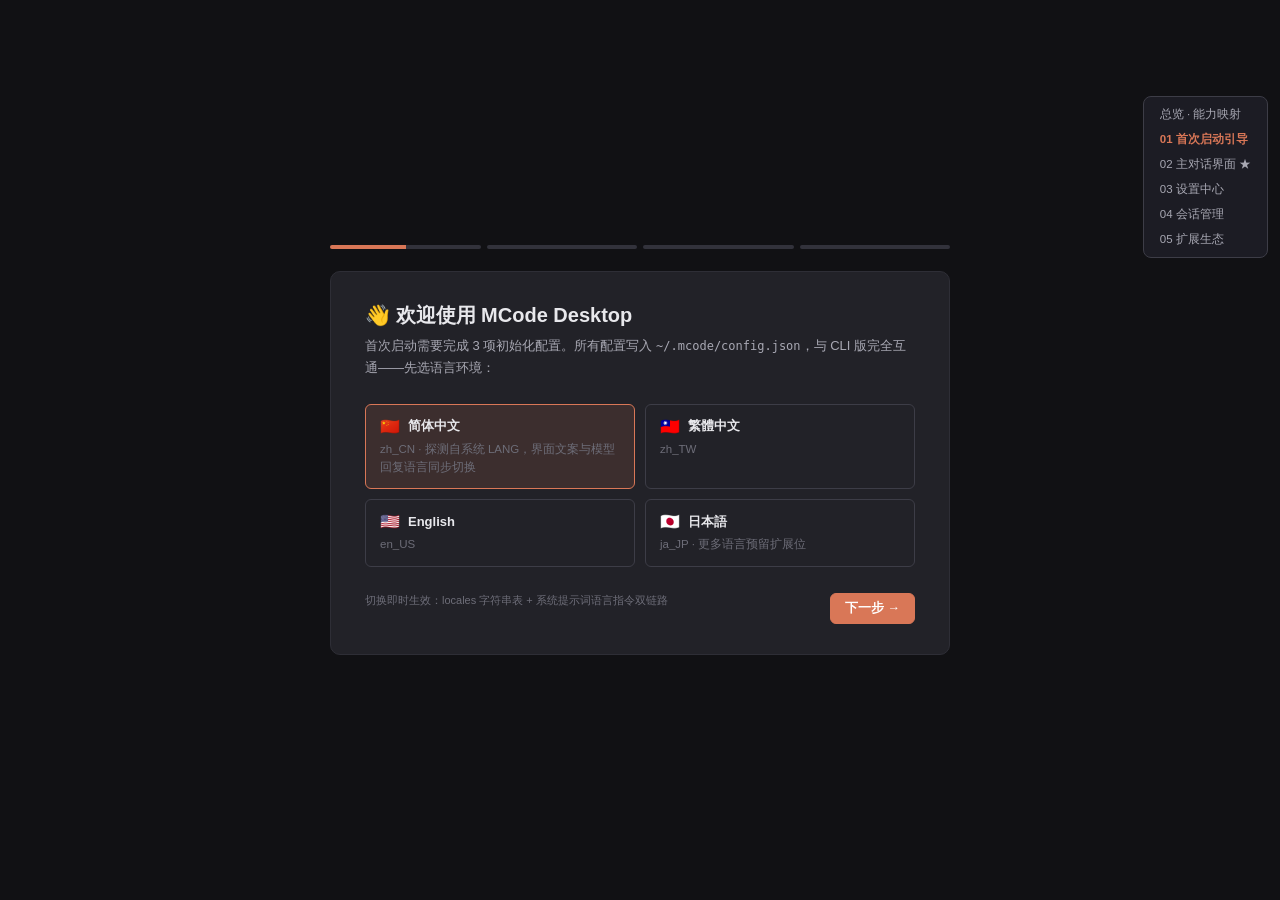
<file: docs/prototype/screens/onboarding.html>
<!DOCTYPE html>
<html lang="zh-CN">
<head>
<meta charset="UTF-8">
<title>MCode Desktop · 首次启动引导</title>
<link rel="stylesheet" href="../css/app.css">
<style>
  body { display: flex; align-items: center; justify-content: center; }
  .wizard { width: 620px; max-width: 94vw; }
  .steps { display: flex; gap: 6px; margin-bottom: 22px; }
  .steps .step {
    flex: 1; height: 4px; border-radius: 3px; background: var(--bg-active);
  }
  .steps .step.done { background: var(--accent); }
  .steps .step.cur { background: linear-gradient(90deg, var(--accent) 50%, var(--bg-active) 50%); }
  .panel { padding: 30px 34px; }
  .panel h1 { font-size: 20px; margin-bottom: 6px; }
  .panel .sub { color: var(--text-2); font-size: 13px; margin-bottom: 24px; line-height: 1.7; }
  .opt-grid { display: grid; grid-template-columns: repeat(2, 1fr); gap: 10px; }
  .opt {
    border: 1px solid var(--border-strong); border-radius: var(--radius-sm);
    padding: 12px 14px; cursor: pointer; transition: .12s;
  }
  .opt:hover { border-color: var(--text-2); }
  .opt.sel { border-color: var(--accent); background: var(--accent-soft); }
  .opt .t { font-weight: 600; font-size: 13px; display: flex; align-items: center; gap: 8px; }
  .opt .t .flag { font-size: 16px; }
  .opt .d { font-size: 11.5px; color: var(--text-3); margin-top: 4px; line-height: 1.6; }
  .opt.mode-passon.sel { border-color: var(--red); background: rgba(224,85,85,.1); }
  .warn-box {
    display: none; margin-top: 14px; padding: 10px 14px;
    border: 1px solid rgba(224,85,85,.5); border-radius: var(--radius-sm);
    background: rgba(224,85,85,.08); color: var(--red); font-size: 12px; line-height: 1.7;
  }
  .warn-box.show { display: block; }
  .foot { display: flex; justify-content: space-between; margin-top: 26px; }
  .provider-form { display: none; }
  .provider-form.show { display: block; }
</style>
</head>
<body>
<div class="wizard">
  <div class="steps">
    <div class="step cur" id="bar1"></div><div class="step" id="bar2"></div><div class="step" id="bar3"></div><div class="step" id="bar4"></div>
  </div>

  <div class="panel card">
    <!-- Step 1 语言 -->
    <div id="step1">
      <h1>👋 欢迎使用 MCode Desktop</h1>
      <div class="sub">首次启动需要完成 3 项初始化配置。所有配置写入 <code>~/.mcode/config.json</code>，与 CLI 版完全互通——先选语言环境：</div>
      <div class="opt-grid" id="lang-grid">
        <div class="opt sel"><div class="t"><span class="flag">🇨🇳</span>简体中文</div><div class="d">zh_CN · 探测自系统 LANG，界面文案与模型回复语言同步切换</div></div>
        <div class="opt"><div class="t"><span class="flag">🇹🇼</span>繁體中文</div><div class="d">zh_TW</div></div>
        <div class="opt"><div class="t"><span class="flag">🇺🇸</span>English</div><div class="d">en_US</div></div>
        <div class="opt"><div class="t"><span class="flag">🇯🇵</span>日本語</div><div class="d">ja_JP · 更多语言预留扩展位</div></div>
      </div>
      <div class="foot"><span style="font-size:11px;color:var(--text-3)">切换即时生效：locales 字符串表 + 系统提示词语言指令双链路</span><button class="btn primary" onclick="go(2)">下一步 →</button></div>
    </div>

    <!-- Step 2 供应商 -->
    <div id="step2" style="display:none">
      <h1>🔌 配置模型供应商</h1>
      <div class="sub">统一走 OpenAI Responses 协议，通过 baseURL / model 接入任意厂商。apiKey 只存环境变量名，不落明文。</div>
      <div class="opt-grid" id="prov-grid" style="margin-bottom:16px">
        <div class="opt sel" onclick="showProvForm()"><div class="t"><span class="flag">🤖</span>自定义 Provider</div><div class="d">baseURL + Responses 协议（GLM / DeepSeek / Qwen / OpenAI…）</div></div>
        <div class="opt"><div class="t"><span class="flag">🦙</span>本地模型</div><div class="d">Ollama / vLLM 本地端点</div></div>
      </div>
      <div class="provider-form show" id="prov-form">
        <div class="field"><label>Provider 名称</label><input type="text" value="zhipu" ></div>
        <div class="field"><label>Base URL</label><input type="text" value="https://open.bigmodel.cn/api/paas/v4"></div>
        <div class="field"><label>API Key（环境变量名）</label>
          <input type="text" value="ZHIPU_API_KEY">
          <div class="hint">引用环境变量名而非密钥本体 · <span style="color:var(--text-3)">桌面版提供系统 Keychain 可选项</span></div>
        </div>
        <div class="field"><label>可用模型（每行一个，multimodal 列标记多模态）</label>
          <textarea rows="3" readonly>glm-4.7-multimodal    [multimodal ✓]
glm-4.7-air
glm-4.6</textarea>
          <div class="hint">带 <b>multimodal</b> 标记的模型才允许接收图片附件输入</div>
        </div>
      </div>
      <div class="foot"><button class="btn ghost" onclick="go(1)">← 上一步</button><button class="btn primary" onclick="go(3)">下一步 →</button></div>
    </div>

    <!-- Step 3 权限模式 -->
    <div id="step3" style="display:none">
      <h1>🛡 默认权限模式</h1>
      <div class="sub">决定工具调用（bash / 写文件等）是否需要你确认。会话内随时 <kbd>shift+tab</kbd> 切换。</div>
      <div class="opt-grid" id="mode-grid">
        <div class="opt sel mode-passon" id="opt-passon"><div class="t"><span style="color:var(--red)">●</span>passon（默认）</div><div class="d">全自动放行，零打断。适合信任度高的日常开发</div></div>
        <div class="opt"><div class="t"><span style="color:var(--yellow)">●</span>manual</div><div class="d">每个非只读工具执行前弹确认</div></div>
        <div class="opt"><div class="t"><span style="color:var(--blue)">●</span>auto</div><div class="d">白名单自动放行，其余确认</div></div>
        <div class="opt"><div class="t"><span style="color:var(--purple)">●</span>plan</div><div class="d">只读模式，只输出计划不落盘</div></div>
      </div>
      <div class="warn-box show" id="passon-warn">⚠ <b>passon 为全自动放行模式</b>：bash / 写文件等破坏性操作将不经确认直接执行。请确认你了解此风险，或改选 manual / auto / plan。</div>
      <div class="foot"><button class="btn ghost" onclick="go(2)">← 上一步</button><button class="btn primary" onclick="go(4)">完成初始化 →</button></div>
    </div>

    <!-- Step 4 完成 -->
    <div id="step4" style="display:none">
      <h1>✅ 初始化完成</h1>
      <div class="sub">已写入 <code>~/.mcode/config.json</code>：</div>
      <pre style="background:var(--bg-window);border:1px solid var(--border);border-radius:8px;padding:14px;font-family:var(--mono);font-size:12px;color:var(--text-2);line-height:1.8">{
  "language": "zh_CN",
  "activeProvider": "zhipu",
  "providers": [{ "name": "zhipu", "baseURL": "https://open.bigmodel.cn/api/paas/v4",
                  "apiKeyEnv": "ZHIPU_API_KEY", "models": [...] }],
  "defaultMode": "passon"
}</pre>
      <div class="sub" style="margin-top:16px">ECC 核心资产（277 skills / 67 agents / hooks / rules）已随安装包内置，无需额外安装。之后可随时在设置中心修改以上任意配置。</div>
      <div class="foot"><button class="btn ghost" onclick="go(3)">← 上一步</button><a class="btn primary" href="chat.html" style="text-decoration:none">进入对话 →</a></div>
    </div>
  </div>
</div>

<script src="../js/shared.js"></script>
<script>
  function go(n) {
    for (let i = 1; i <= 4; i++) {
      document.getElementById('step' + i).style.display = i === n ? '' : 'none';
      document.getElementById('bar' + i).className = 'step' + (i < n ? ' done' : i === n ? ' cur' : '');
    }
    window.scrollTo(0, 0);
  }
  document.querySelectorAll('#lang-grid .opt, #prov-grid .opt').forEach(o =>
    o.addEventListener('click', () => {
      o.parentElement.querySelectorAll('.opt').forEach(x => x.classList.remove('sel'));
      o.classList.add('sel');
    }));
  document.querySelectorAll('#mode-grid .opt').forEach(o =>
    o.addEventListener('click', () => {
      document.querySelectorAll('#mode-grid .opt').forEach(x => x.classList.remove('sel'));
      o.classList.add('sel');
      document.getElementById('passon-warn').classList.toggle('show', o.id === 'opt-passon');
    }));
</script>
</body>
</html>
</file>
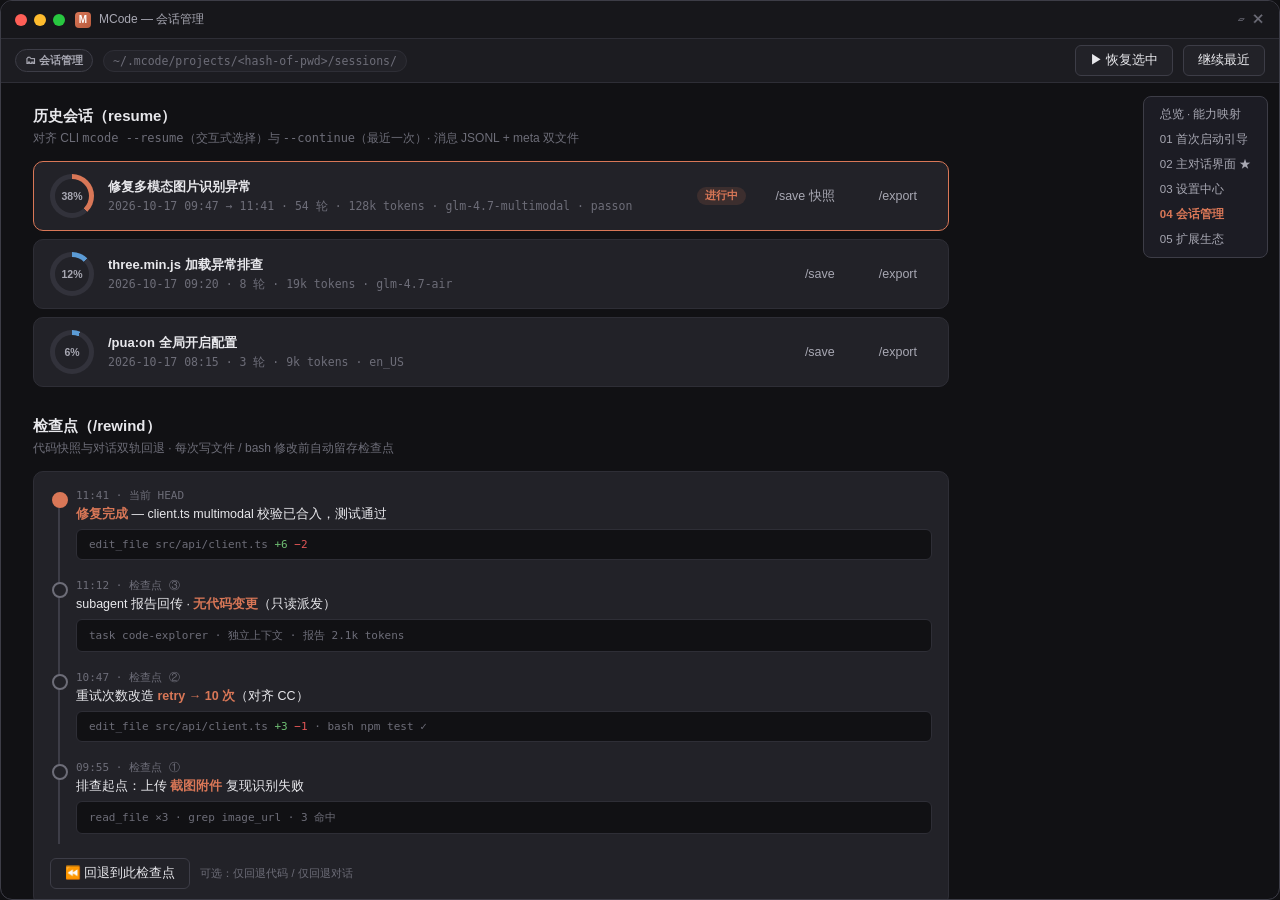
<file: docs/prototype/screens/sessions.html>
<!DOCTYPE html>
<html lang="zh-CN">
<head>
<meta charset="UTF-8">
<title>MCode Desktop · 会话管理</title>
<link rel="stylesheet" href="../css/app.css">
<style>
  .wrap { flex: 1; overflow-y: auto; padding: 24px 32px; max-width: 980px; }
  .wrap h2 { font-size: 15px; margin: 0 0 4px; }
  .sec-sub { font-size: 12px; color: var(--text-3); margin-bottom: 14px; }
  .section { margin-bottom: 30px; }
  .sess-row {
    display: flex; align-items: center; gap: 14px; padding: 12px 16px; margin-bottom: 8px;
    cursor: pointer;
  }
  .sess-row:hover { border-color: var(--accent); }
  .sess-row .s-title { font-weight: 600; font-size: 13px; }
  .sess-row .s-meta { font-size: 11.5px; color: var(--text-3); margin-top: 3px; font-family: var(--mono); }
  .sess-row .spacer { flex: 1; }
  .ctx-ring {
    display: flex; align-items: center; justify-content: center;
    width: 44px; height: 44px; border-radius: 50%; flex-shrink: 0; position: relative;
    background: conic-gradient(var(--accent) 0 38%, var(--bg-active) 38% 100%);
  }
  .ctx-ring::after {
    content: attr(data-pct); position: absolute; inset: 5px; border-radius: 50%;
    background: var(--bg-panel); display: flex; align-items: center; justify-content: center;
    font-size: 10.5px; color: var(--text-2); font-weight: 600;
  }
  /* 检查点时间线 */
  .timeline { position: relative; padding-left: 26px; }
  .timeline::before {
    content: ""; position: absolute; left: 8px; top: 8px; bottom: 8px;
    width: 2px; background: var(--border-strong);
  }
  .ckpt { position: relative; padding: 0 0 18px; }
  .ckpt::before {
    content: ""; position: absolute; left: -24px; top: 4px;
    width: 12px; height: 12px; border-radius: 50%;
    background: var(--bg-panel); border: 2px solid var(--text-3);
  }
  .ckpt.head::before { border-color: var(--accent); background: var(--accent); }
  .ckpt .ck-time { font-family: var(--mono); font-size: 11px; color: var(--text-3); }
  .ckpt .ck-desc { font-size: 12.5px; margin: 3px 0 6px; }
  .ckpt .ck-desc b { color: var(--accent); }
  .ck-diff {
    font-family: var(--mono); font-size: 11px; color: var(--text-3);
    background: var(--bg-window); border: 1px solid var(--border); border-radius: 6px; padding: 8px 12px;
  }
  .ck-diff .ins { color: var(--green); }
  .ck-diff .del { color: var(--red); }
  /* context 占用 */
  .ctx-bars { display: flex; flex-direction: column; gap: 10px; }
  .ctx-row { display: flex; align-items: center; gap: 12px; font-size: 12px; }
  .ctx-row .lbl { width: 130px; color: var(--text-2); }
  .ctx-row .bar-bg { flex: 1; height: 10px; background: var(--bg-active); border-radius: 6px; overflow: hidden; }
  .ctx-row .bar-fill { height: 100%; border-radius: 6px; }
  .ctx-row .val { width: 80px; text-align: right; font-family: var(--mono); font-size: 11px; color: var(--text-3); }
</style>
</head>
<body>
<div class="window">
  <div class="titlebar">
    <div class="traffic"><i></i><i></i><i></i></div>
    <div class="title"><span class="logo">M</span> MCode — 会话管理</div>
    <div class="spacer"></div>
    <div class="win-actions">▱&nbsp;&nbsp;✕</div>
  </div>
  <div class="app" style="flex-direction:column">
    <div class="topbar">
      <span class="badge">🗂 会话管理</span>
      <span class="path">~/.mcode/projects/&lt;hash-of-pwd&gt;/sessions/</span>
      <div class="spacer"></div>
      <button class="btn" onclick="toast('/resume：恢复选中会话，超限自动 compact')">▶ 恢复选中</button>
      <button class="btn" onclick="toast('--continue：直接恢复最近一次会话')">继续最近</button>
    </div>

    <div class="wrap">
      <!-- 会话列表 -->
      <div class="section">
        <h2>历史会话（resume）</h2>
        <div class="sec-sub">对齐 CLI <code>mcode --resume</code>（交互式选择）与 <code>--continue</code>（最近一次）· 消息 JSONL + meta 双文件</div>

        <div class="sess-row card" style="border-color:var(--accent)">
          <div class="ctx-ring" data-pct="38%"></div>
          <div>
            <div class="s-title">修复多模态图片识别异常</div>
            <div class="s-meta">2026-10-17 09:47 → 11:41 · 54 轮 · 128k tokens · glm-4.7-multimodal · passon</div>
          </div>
          <div class="spacer"></div>
          <span class="chip" style="font-size:10.5px;padding:2px 8px;border-radius:10px;background:var(--accent-soft);color:var(--accent);font-weight:600">进行中</span>
          <button class="btn ghost" onclick="toast('导出 ECC save-session markdown 快照（/save）')">/save 快照</button>
          <button class="btn ghost" onclick="toast('导出为 markdown 文件或复制到剪贴板（/export）')">/export</button>
        </div>

        <div class="sess-row card">
          <div class="ctx-ring" data-pct="12%" style="background:conic-gradient(var(--blue) 0 12%, var(--bg-active) 12% 100%)"></div>
          <div>
            <div class="s-title">three.min.js 加载异常排查</div>
            <div class="s-meta">2026-10-17 09:20 · 8 轮 · 19k tokens · glm-4.7-air</div>
          </div>
          <div class="spacer"></div>
          <button class="btn ghost" onclick="toast('/save 快照已导出')">/save</button>
          <button class="btn ghost" onclick="toast('/export')">/export</button>
        </div>

        <div class="sess-row card">
          <div class="ctx-ring" data-pct="6%" style="background:conic-gradient(var(--blue) 0 6%, var(--bg-active) 6% 100%)"></div>
          <div>
            <div class="s-title">/pua:on 全局开启配置</div>
            <div class="s-meta">2026-10-17 08:15 · 3 轮 · 9k tokens · en_US</div>
          </div>
          <div class="spacer"></div>
          <button class="btn ghost" onclick="toast('/save')">/save</button>
          <button class="btn ghost" onclick="toast('/export')">/export</button>
        </div>
      </div>

      <!-- rewind 检查点 -->
      <div class="section">
        <h2>检查点（/rewind）</h2>
        <div class="sec-sub">代码快照与对话双轨回退 · 每次写文件 / bash 修改前自动留存检查点</div>
        <div class="panel card">
          <div class="timeline">
            <div class="ckpt head">
              <div class="ck-time">11:41 · 当前 HEAD</div>
              <div class="ck-desc"><b>修复完成</b> — client.ts multimodal 校验已合入，测试通过</div>
              <div class="ck-diff">edit_file src/api/client.ts <span class="ins">+6</span> <span class="del">−2</span></div>
            </div>
            <div class="ckpt">
              <div class="ck-time">11:12 · 检查点 ③</div>
              <div class="ck-desc">subagent 报告回传 · <b>无代码变更</b>（只读派发）</div>
              <div class="ck-diff">task code-explorer · 独立上下文 · 报告 2.1k tokens</div>
            </div>
            <div class="ckpt">
              <div class="ck-time">10:47 · 检查点 ②</div>
              <div class="ck-desc">重试次数改造 <b>retry → 10 次</b>（对齐 CC）</div>
              <div class="ck-diff">edit_file src/api/client.ts <span class="ins">+3</span> <span class="del">−1</span> · bash npm test ✓</div>
            </div>
            <div class="ckpt">
              <div class="ck-time">09:55 · 检查点 ①</div>
              <div class="ck-desc">排查起点：上传 <b>截图附件</b> 复现识别失败</div>
              <div class="ck-diff">read_file ×3 · grep image_url · 3 命中</div>
            </div>
          </div>
          <div style="display:flex;gap:10px;margin-top:6px">
            <button class="btn" onclick="toast('⏪ 回退到检查点 ②：代码快照与对话状态同步恢复')">⏪ 回退到此检查点</button>
            <span style="font-size:11px;color:var(--text-3);align-self:center">可选：仅回退代码 / 仅回退对话</span>
          </div>
        </div>
      </div>

      <!-- context 占用 -->
      <div class="section">
        <h2>上下文占用（/context）</h2>
        <div class="sec-sub">61k / 160k · 距自动 compact 阈值尚有 62% · 系统提示词含 ECC rules 按需注入</div>
        <div class="panel card ctx-bars">
          <div class="ctx-row"><span class="lbl">系统提示词 + rules</span><div class="bar-bg"><div class="bar-fill" style="width:14%;background:var(--purple)"></div></div><span class="val">8.4k</span></div>
          <div class="ctx-row"><span class="lbl">工具定义（7 内置+MCP）</span><div class="bar-bg"><div class="bar-fill" style="width:9%;background:var(--cyan)"></div></div><span class="val">5.1k</span></div>
          <div class="ctx-row"><span class="lbl">skill 索引（渐进披露）</span><div class="bar-bg"><div class="bar-fill" style="width:5%;background:var(--yellow)"></div></div><span class="val">2.9k</span></div>
          <div class="ctx-row"><span class="lbl">消息历史（已 compact 2 次）</span><div class="bar-bg"><div class="bar-fill" style="width:26%;background:var(--accent)"></div></div><span class="val">38.2k</span></div>
          <div class="ctx-row"><span class="lbl">空闲余量</span><div class="bar-bg"><div class="bar-fill" style="width:46%;background:var(--bg-hover)"></div></div><span class="val">61.4k</span></div>
          <div style="display:flex;gap:10px;margin-top:6px">
            <button class="btn" onclick="toast('✓ 已压缩：早期历史摘要化，释放 22k tokens（/compact）')">压缩 /compact</button>
            <button class="btn ghost" onclick="toast('清空上下文并重置对话（/clear）')">清空 /clear</button>
          </div>
        </div>
      </div>
    </div>
  </div>
</div>
<script src="../js/shared.js"></script>
</body>
</html>
</file>
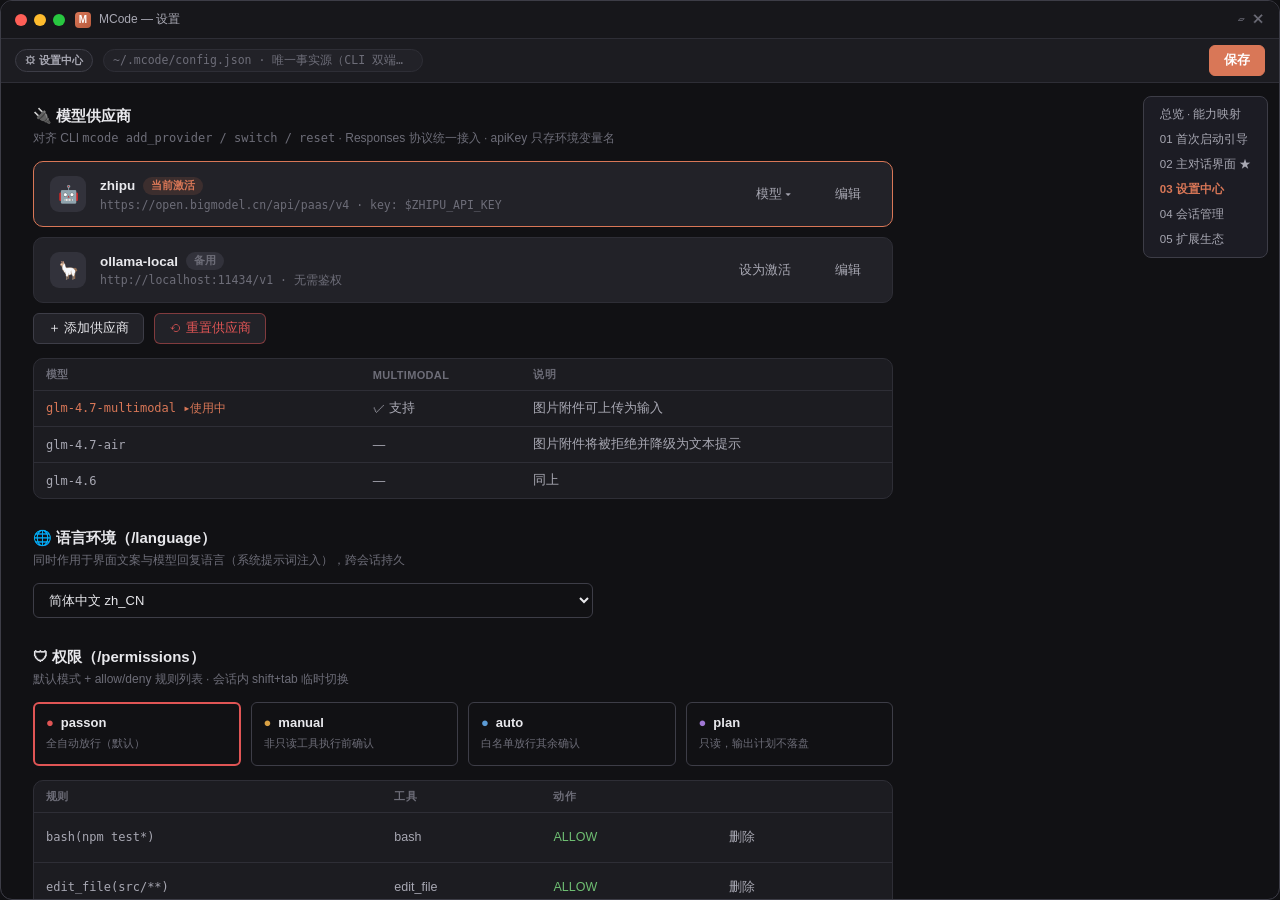
<file: docs/prototype/screens/settings.html>
<!DOCTYPE html>
<html lang="zh-CN">
<head>
<meta charset="UTF-8">
<title>MCode Desktop · 设置中心</title>
<link rel="stylesheet" href="../css/app.css">
<style>
  .settings-wrap { flex: 1; overflow-y: auto; padding: 24px 32px; }
  .settings-wrap h2 { font-size: 15px; margin: 0 0 4px; }
  .settings-wrap .sec-sub { font-size: 12px; color: var(--text-3); margin-bottom: 14px; }
  .section { margin-bottom: 30px; max-width: 860px; }
  .prov-card {
    display: flex; align-items: center; gap: 14px;
    padding: 14px 16px; margin-bottom: 10px;
  }
  .prov-card .p-logo {
    width: 36px; height: 36px; border-radius: 9px; flex-shrink: 0;
    display: flex; align-items: center; justify-content: center; font-size: 17px;
    background: var(--bg-active);
  }
  .prov-card .p-name { font-weight: 600; font-size: 13.5px; display: flex; align-items: center; gap: 8px; }
  .prov-card .p-meta { font-size: 11.5px; color: var(--text-3); font-family: var(--mono); margin-top: 3px; }
  .prov-card.active { border-color: var(--accent); }
  .prov-card .spacer { flex: 1; }
  .chip {
    font-size: 10.5px; padding: 2px 8px; border-radius: 10px; font-weight: 600;
    background: var(--accent-soft); color: var(--accent);
  }
  .chip.gray { background: var(--bg-active); color: var(--text-3); }
  .row-flex { display: flex; gap: 12px; }
  .row-flex > * { flex: 1; }
  .mode-cards { display: grid; grid-template-columns: repeat(4, 1fr); gap: 10px; }
  .mode-card {
    border: 1px solid var(--border-strong); border-radius: var(--radius-sm);
    padding: 12px; cursor: pointer; font-size: 12px;
  }
  .mode-card .t { font-weight: 700; font-size: 13px; display: flex; gap: 7px; align-items: center; margin-bottom: 5px; }
  .mode-card .d { color: var(--text-3); font-size: 11px; line-height: 1.6; }
  .mode-card.sel { border-width: 2px; padding: 11px; }
  .mode-card.sel.mode-passon { border-color: var(--red); }
  .mode-card.sel.mode-manual { border-color: var(--yellow); }
  .mode-card.sel.mode-auto { border-color: var(--blue); }
  .mode-card.sel.mode-plan { border-color: var(--purple); }
</style>
</head>
<body>
<div class="window">
  <div class="titlebar">
    <div class="traffic"><i></i><i></i><i></i></div>
    <div class="title"><span class="logo">M</span> MCode — 设置</div>
    <div class="spacer"></div>
    <div class="win-actions">▱&nbsp;&nbsp;✕</div>
  </div>
  <div class="app" style="flex-direction:column">
    <div class="topbar">
      <span class="badge">⚙ 设置中心</span>
      <span class="path">~/.mcode/config.json · 唯一事实源（CLI 双端互通）</span>
      <div class="spacer"></div>
      <button class="btn primary" onclick="toast('✓ 配置已保存并回写 config.json')">保存</button>
    </div>

    <div class="settings-wrap">
      <!-- 供应商 -->
      <div class="section">
        <h2>🔌 模型供应商</h2>
        <div class="sec-sub">对齐 CLI <code>mcode add_provider / switch / reset</code> · Responses 协议统一接入 · apiKey 只存环境变量名</div>

        <div class="prov-card card active">
          <div class="p-logo">🤖</div>
          <div>
            <div class="p-name">zhipu <span class="chip">当前激活</span></div>
            <div class="p-meta">https://open.bigmodel.cn/api/paas/v4 · key: $ZHIPU_API_KEY</div>
          </div>
          <div class="spacer"></div>
          <button class="btn ghost" onclick="toast('/model：运行时切换模型（已激活的供应商不可切换）')">模型 ▾</button>
          <button class="btn ghost" onclick="toast('编辑供应商配置')">编辑</button>
        </div>
        <div class="prov-card card">
          <div class="p-logo">🦙</div>
          <div>
            <div class="p-name">ollama-local <span class="chip gray">备用</span></div>
            <div class="p-meta">http://localhost:11434/v1 · 无需鉴权</div>
          </div>
          <div class="spacer"></div>
          <button class="btn ghost" onclick="toast('✓ 已切换 activeProvider → ollama-local（等价 mcode switch）')">设为激活</button>
          <button class="btn ghost" onclick="toast('编辑供应商配置')">编辑</button>
        </div>
        <div style="display:flex;gap:10px">
          <button class="btn" onclick="toast('add_provider：弹出供应商配置向导（同引导第 2 步）')">＋ 添加供应商</button>
          <button class="btn danger" onclick="toast('mcode reset：清空 providers 并回到首次启动引导（语言偏好保留）')">⟲ 重置供应商</button>
        </div>

        <div style="margin-top:14px" class="panel">
          <table class="tbl">
            <tr><th>模型</th><th>multimodal</th><th>说明</th></tr>
            <tr><td class="mono" style="color:var(--accent)">glm-4.7-multimodal ▸使用中</td><td>✓ 支持</td><td>图片附件可上传为输入</td></tr>
            <tr><td class="mono">glm-4.7-air</td><td>—</td><td>图片附件将被拒绝并降级为文本提示</td></tr>
            <tr><td class="mono">glm-4.6</td><td>—</td><td>同上</td></tr>
          </table>
        </div>
      </div>

      <!-- 语言 -->
      <div class="section">
        <h2>🌐 语言环境（/language）</h2>
        <div class="sec-sub">同时作用于界面文案与模型回复语言（系统提示词注入），跨会话持久</div>
        <div class="row-flex" style="max-width:560px">
          <select onchange="toast('✓ 语言 → ' + this.value + '：界面 locales + 系统提示词双切换')">
            <option selected>简体中文 zh_CN</option>
            <option>繁體中文 zh_TW</option>
            <option>English en_US</option>
            <option>日本語 ja_JP</option>
            <option>한국어 ko_KR</option>
          </select>
        </div>
      </div>

      <!-- 权限 -->
      <div class="section">
        <h2>🛡 权限（/permissions）</h2>
        <div class="sec-sub">默认模式 + allow/deny 规则列表 · 会话内 shift+tab 临时切换</div>
        <div class="mode-cards" style="margin-bottom:14px">
          <div class="mode-card mode-passon sel"><div class="t"><span style="color:var(--red)">●</span>passon</div><div class="d">全自动放行（默认）</div></div>
          <div class="mode-card mode-manual"><div class="t"><span style="color:var(--yellow)">●</span>manual</div><div class="d">非只读工具执行前确认</div></div>
          <div class="mode-card mode-auto"><div class="t"><span style="color:var(--blue)">●</span>auto</div><div class="d">白名单放行其余确认</div></div>
          <div class="mode-card mode-plan"><div class="t"><span style="color:var(--purple)">●</span>plan</div><div class="d">只读，输出计划不落盘</div></div>
        </div>
        <div class="panel">
          <table class="tbl">
            <tr><th>规则</th><th>工具</th><th>动作</th><th></th></tr>
            <tr><td class="mono">bash(npm test*)</td><td>bash</td><td style="color:var(--green)">ALLOW</td><td><button class="btn ghost" onclick="toast('移除规则')">删除</button></td></tr>
            <tr><td class="mono">edit_file(src/**)</td><td>edit_file</td><td style="color:var(--green)">ALLOW</td><td><button class="btn ghost" onclick="toast('移除规则')">删除</button></td></tr>
            <tr><td class="mono">bash(rm *)</td><td>bash</td><td style="color:var(--red)">DENY</td><td><button class="btn ghost" onclick="toast('移除规则')">删除</button></td></tr>
          </table>
          <div style="padding:10px 12px;border-top:1px solid var(--border)">
            <button class="btn" onclick="toast('添加权限规则：工具 + 模式 + 范围通配')">＋ 添加规则</button>
          </div>
        </div>
        <div style="margin-top:10px;font-size:12px;color:var(--text-3)">
          <label style="display:flex;align-items:center;gap:8px;cursor:pointer">
            <span class="switch"><input type="checkbox" checked><i></i></span>
            「总是允许」决策写入会话配置并在此规则表中沉淀
          </label>
        </div>
      </div>

      <!-- token 统计 -->
      <div class="section">
        <h2>📊 Token 统计（/token · /cost）</h2>
        <div class="sec-sub">按模型分组的全量调用明细（与 CLI <code>mcode token</code> 同源）</div>
        <div class="panel">
          <table class="tbl">
            <tr><th>模型</th><th>输入</th><th>输出</th><th>缓存读</th><th>缓存写</th><th>费用</th></tr>
            <tr><td class="mono">glm-4.7-multimodal</td><td>1.24M</td><td>312k</td><td>890k</td><td>110k</td><td>¥38.42</td></tr>
            <tr><td class="mono">glm-4.7-air</td><td>98k</td><td>21k</td><td>—</td><td>—</td><td>¥0.86</td></tr>
            <tr><td class="mono" style="color:var(--text-1)"><b>合计</b></td><td><b>1.34M</b></td><td><b>333k</b></td><td><b>890k</b></td><td><b>110k</b></td><td><b>¥39.28</b></td></tr>
          </table>
        </div>
      </div>

      <!-- 其他 -->
      <div class="section">
        <h2>🧰 其他</h2>
        <div class="card" style="display:flex;flex-direction:column;gap:12px;max-width:560px">
          <label style="display:flex;align-items:center;gap:10px;cursor:pointer"><span class="switch"><input type="checkbox" checked><i></i></span><div>开机自动启动 · 启动时恢复上次会话（--continue 语义）</div></label>
          <label style="display:flex;align-items:center;gap:10px;cursor:pointer"><span class="switch"><input type="checkbox" checked><i></i></span><div>自动 compact：上下文逼近上限时压缩历史</div></label>
          <label style="display:flex;align-items:center;gap:10px;cursor:pointer"><span class="switch"><input type="checkbox"><i></i></span><div>输出风格 output-style：简洁模式</div></label>
          <label style="display:flex;align-items:center;gap:10px;cursor:pointer"><span class="switch"><input type="checkbox"><i></i></span><div>状态栏 statusline：显示 git 分支与耗时</div></label>
          <div style="display:flex;gap:10px;margin-top:4px">
            <button class="btn" onclick="toast('/doctor：安装与配置健康度诊断 → 全部通过')">🩺 /doctor 诊断</button>
            <button class="btn" onclick="toast('/release-notes：查看版本说明')">📜 版本说明</button>
            <button class="btn" onclick="toast('检查更新：当前 v0.2.6 已是最新')">⬆ 检查更新</button>
            <button class="btn" onclick="toast('/bug：打开问题反馈（自动附会话快照）')">🐞 反馈</button>
          </div>
        </div>
      </div>
    </div>
  </div>
</div>
<script src="../js/shared.js"></script>
<script>
  document.querySelectorAll('.mode-card').forEach(c => c.addEventListener('click', () => {
    document.querySelectorAll('.mode-card').forEach(x => x.classList.remove('sel'));
    c.classList.add('sel');
    toast('defaultMode → ' + c.className.match(/mode-(\w+)/)[1]);
  }));
</script>
</body>
</html>
</file>
<file: docs/prototype/css/app.css>
/* ============================================================
   MCode Desktop 原型 · 共享设计系统
   桌面 App 形态：窗口 chrome + 侧边栏 + 主工作区
   ============================================================ */

:root {
  --bg-window: #111114;
  --bg-side: #17171b;
  --bg-main: #1c1c21;
  --bg-panel: #222228;
  --bg-hover: #2a2a31;
  --bg-active: #32323b;
  --border: #2e2e36;
  --border-strong: #3d3d47;

  --text-1: #e8e8ec;
  --text-2: #a8a8b3;
  --text-3: #6d6d78;

  --accent: #d97757;          /* mcode 主色（Claude 系陶土橙） */
  --accent-soft: rgba(217, 119, 87, .14);
  --blue: #5b9bd5;
  --green: #6fbf73;
  --yellow: #d9a144;
  --red: #e05555;
  --purple: #a077d4;
  --cyan: #56b6c2;

  --radius: 10px;
  --radius-sm: 6px;
  --mono: "SF Mono", "JetBrains Mono", Menlo, Consolas, monospace;
  --sans: -apple-system, "PingFang SC", "Helvetica Neue", sans-serif;
}

* { margin: 0; padding: 0; box-sizing: border-box; }

html, body { height: 100%; }

body {
  font-family: var(--sans);
  font-size: 13px;
  color: var(--text-1);
  background: var(--bg-window);
  overflow: hidden;
}

a { color: var(--blue); text-decoration: none; }
a:hover { text-decoration: underline; }
code, kbd { font-family: var(--mono); font-size: 12px; }
kbd {
  display: inline-block; padding: 1px 6px;
  border: 1px solid var(--border-strong); border-bottom-width: 2px;
  border-radius: 4px; background: var(--bg-panel);
  color: var(--text-2); font-size: 11px;
}

/* ---------- 伪窗口 chrome ---------- */
.window {
  display: flex; flex-direction: column;
  height: 100vh;
  border: 1px solid var(--border-strong);
  border-radius: 12px;
  overflow: hidden;
  margin: 0;
}
.titlebar {
  display: flex; align-items: center; gap: 10px;
  height: 38px; padding: 0 14px; flex-shrink: 0;
  background: var(--bg-side);
  border-bottom: 1px solid var(--border);
  -webkit-app-region: drag;
}
.traffic { display: flex; gap: 7px; }
.traffic i {
  width: 12px; height: 12px; border-radius: 50%;
  display: block;
}
.traffic i:nth-child(1) { background: #ff5f57; }
.traffic i:nth-child(2) { background: #febc2e; }
.traffic i:nth-child(3) { background: #28c840; }
.titlebar .title {
  font-size: 12px; color: var(--text-2); font-weight: 500;
  display: flex; align-items: center; gap: 8px;
}
.titlebar .title .logo {
  width: 16px; height: 16px; border-radius: 4px;
  background: linear-gradient(135deg, var(--accent), #b85a3d);
  display: inline-flex; align-items: center; justify-content: center;
  color: #fff; font-size: 10px; font-weight: 700;
}
.titlebar .spacer { flex: 1; }
.titlebar .win-actions { display: flex; gap: 14px; color: var(--text-3); font-size: 13px; }

/* ---------- 应用骨架 ---------- */
.app { display: flex; flex: 1; min-height: 0; }

.sidebar {
  width: 250px; flex-shrink: 0;
  background: var(--bg-side);
  border-right: 1px solid var(--border);
  display: flex; flex-direction: column;
  min-height: 0;
}
.sidebar .side-head { padding: 12px 12px 8px; }
.sidebar .side-section {
  padding: 10px 12px 4px;
  font-size: 11px; font-weight: 600; letter-spacing: .04em;
  color: var(--text-3); text-transform: uppercase;
  display: flex; align-items: center; justify-content: space-between;
}
.sidebar .side-section .add-btn {
  cursor: pointer; color: var(--text-3); font-size: 14px; line-height: 1;
  padding: 2px 6px; border-radius: 4px;
}
.sidebar .side-section .add-btn:hover { background: var(--bg-hover); color: var(--text-1); }
.side-list { overflow-y: auto; flex: 1; padding: 0 6px 10px; }
.side-item {
  padding: 7px 10px; border-radius: var(--radius-sm);
  color: var(--text-2); cursor: pointer;
  display: flex; align-items: center; gap: 8px;
  font-size: 12.5px;
  white-space: nowrap; overflow: hidden; text-overflow: ellipsis;
}
.side-item:hover { background: var(--bg-hover); color: var(--text-1); }
.side-item.active { background: var(--accent-soft); color: var(--text-1); }
.side-item .dot { width: 6px; height: 6px; border-radius: 50%; background: var(--text-3); flex-shrink: 0; }
.side-item.active .dot { background: var(--accent); }
.side-item .meta { margin-left: auto; font-size: 10.5px; color: var(--text-3); }

.main { flex: 1; display: flex; flex-direction: column; min-width: 0; min-height: 0; }

/* ---------- 顶栏 ---------- */
.topbar {
  height: 44px; flex-shrink: 0;
  display: flex; align-items: center; gap: 10px;
  padding: 0 14px;
  border-bottom: 1px solid var(--border);
  background: var(--bg-main);
}
.topbar .path {
  font-family: var(--mono); font-size: 11.5px; color: var(--text-3);
  background: var(--bg-panel); border: 1px solid var(--border);
  padding: 3px 9px; border-radius: 20px;
  overflow: hidden; white-space: nowrap; text-overflow: ellipsis;
  max-width: 320px;
}
.topbar .spacer { flex: 1; }

/* 徽章 */
.badge {
  display: inline-flex; align-items: center; gap: 5px;
  font-size: 11px; font-weight: 600;
  padding: 3px 9px; border-radius: 20px;
  border: 1px solid var(--border-strong);
  color: var(--text-2); background: var(--bg-panel);
  cursor: pointer; white-space: nowrap;
}
.badge .dot { width: 6px; height: 6px; border-radius: 50%; }
.badge.mode-passon  { color: var(--red);    border-color: rgba(224,85,85,.5);  background: rgba(224,85,85,.1); }
.badge.mode-manual  { color: var(--yellow); border-color: rgba(217,161,68,.5); background: rgba(217,161,68,.1); }
.badge.mode-auto    { color: var(--blue);   border-color: rgba(91,155,213,.5); background: rgba(91,155,213,.1); }
.badge.mode-plan    { color: var(--purple); border-color: rgba(160,119,212,.5); background: rgba(160,119,212,.1); }

/* ---------- 通用按钮 ---------- */
.btn {
  display: inline-flex; align-items: center; gap: 6px;
  padding: 6px 14px; border-radius: var(--radius-sm);
  border: 1px solid var(--border-strong);
  background: var(--bg-panel); color: var(--text-1);
  font-size: 12.5px; cursor: pointer; font-family: var(--sans);
}
.btn:hover { background: var(--bg-hover); }
.btn.primary { background: var(--accent); border-color: var(--accent); color: #fff; font-weight: 600; }
.btn.primary:hover { background: #c9663f; }
.btn.danger { color: var(--red); border-color: rgba(224,85,85,.5); }
.btn.ghost { border-color: transparent; background: transparent; color: var(--text-2); }
.btn.ghost:hover { background: var(--bg-hover); }
.btn:disabled { opacity: .4; cursor: default; }

/* ---------- 面板 / 卡片 ---------- */
.panel {
  background: var(--bg-main);
  border: 1px solid var(--border);
  border-radius: var(--radius);
}
.card {
  background: var(--bg-panel);
  border: 1px solid var(--border);
  border-radius: var(--radius);
  padding: 16px;
}

/* 表单 */
.field { margin-bottom: 16px; }
.field label { display: block; font-size: 12px; color: var(--text-2); margin-bottom: 6px; font-weight: 500; }
.field .hint { font-size: 11px; color: var(--text-3); margin-top: 5px; }
input[type=text], input[type=password], select, textarea {
  width: 100%; padding: 8px 11px;
  background: var(--bg-window); color: var(--text-1);
  border: 1px solid var(--border-strong); border-radius: var(--radius-sm);
  font-size: 13px; font-family: var(--sans); outline: none;
}
input:focus, select:focus, textarea:focus { border-color: var(--accent); }
textarea { font-family: var(--mono); font-size: 12px; resize: vertical; }
select { cursor: pointer; }

.switch { position: relative; width: 36px; height: 20px; flex-shrink: 0; cursor: pointer; }
.switch input { display: none; }
.switch i {
  position: absolute; inset: 0; border-radius: 20px;
  background: var(--bg-active); transition: .15s;
}
.switch i::after {
  content: ""; position: absolute; top: 2px; left: 2px;
  width: 16px; height: 16px; border-radius: 50%; background: var(--text-2);
  transition: .15s;
}
.switch input:checked + i { background: var(--accent); }
.switch input:checked + i::after { left: 18px; background: #fff; }

/* 表格 */
table.tbl { width: 100%; border-collapse: collapse; font-size: 12.5px; }
.tbl th {
  text-align: left; padding: 8px 12px;
  font-size: 11px; color: var(--text-3); font-weight: 600;
  border-bottom: 1px solid var(--border); text-transform: uppercase; letter-spacing: .03em;
}
.tbl td { padding: 9px 12px; border-bottom: 1px solid var(--border); color: var(--text-2); }
.tbl tr:last-child td { border-bottom: none; }
.tbl tr:hover td { background: var(--bg-hover); }
.tbl td.mono { font-family: var(--mono); font-size: 12px; }

/* 标签页 */
.tabs { display: flex; gap: 2px; border-bottom: 1px solid var(--border); padding: 0 8px; }
.tabs .tab {
  padding: 10px 14px; font-size: 12.5px; color: var(--text-3);
  cursor: pointer; border-bottom: 2px solid transparent; margin-bottom: -1px;
}
.tabs .tab:hover { color: var(--text-1); }
.tabs .tab.active { color: var(--text-1); border-bottom-color: var(--accent); font-weight: 600; }

/* ---------- 模态 ---------- */
.overlay {
  position: fixed; inset: 0; z-index: 100;
  background: rgba(0,0,0,.55);
  display: none; align-items: center; justify-content: center;
}
.overlay.open { display: flex; }
.modal {
  width: 560px; max-width: 92vw; max-height: 84vh;
  background: var(--bg-panel); border: 1px solid var(--border-strong);
  border-radius: 14px; box-shadow: 0 24px 60px rgba(0,0,0,.5);
  display: flex; flex-direction: column; overflow: hidden;
}
.modal.wide { width: 760px; }
.modal-head {
  padding: 14px 18px; border-bottom: 1px solid var(--border);
  display: flex; align-items: center; justify-content: space-between;
  font-size: 14px; font-weight: 600;
}
.modal-head .close { cursor: pointer; color: var(--text-3); font-size: 18px; padding: 2px 8px; border-radius: 6px; }
.modal-head .close:hover { background: var(--bg-hover); color: var(--text-1); }
.modal-body { padding: 18px; overflow-y: auto; }
.modal-foot {
  padding: 12px 18px; border-top: 1px solid var(--border);
  display: flex; justify-content: flex-end; gap: 10px;
}

/* ---------- 权限确认弹窗（manual 模式核心交互） ---------- */
.perm-card { border-left: 3px solid var(--yellow); }
.perm-card .tool-line {
  display: flex; align-items: center; gap: 8px;
  font-family: var(--mono); font-size: 12.5px; margin-bottom: 10px;
}
.perm-card .tool-name { color: var(--yellow); font-weight: 700; }
.perm-card .tool-args {
  background: var(--bg-window); border: 1px solid var(--border);
  border-radius: var(--radius-sm); padding: 10px 12px;
  font-family: var(--mono); font-size: 12px; color: var(--text-2);
  white-space: pre-wrap; word-break: break-all; max-height: 180px; overflow-y: auto;
}
.perm-opts { display: flex; flex-direction: column; gap: 8px; margin-top: 14px; }
.perm-opt {
  display: flex; align-items: center; gap: 10px;
  padding: 10px 12px; border: 1px solid var(--border-strong);
  border-radius: var(--radius-sm); cursor: pointer; font-size: 12.5px;
}
.perm-opt:hover { border-color: var(--accent); background: var(--accent-soft); }
.perm-opt .key {
  font-family: var(--mono); font-size: 11px; color: var(--text-3);
  border: 1px solid var(--border-strong); border-radius: 4px; padding: 1px 6px;
}
.perm-opt .sub { color: var(--text-3); font-size: 11px; margin-left: auto; }

/* ---------- Toast ---------- */
#toast {
  position: fixed; bottom: 26px; left: 50%; transform: translateX(-50%);
  background: var(--bg-active); color: var(--text-1);
  border: 1px solid var(--border-strong); border-radius: 8px;
  padding: 9px 18px; font-size: 12.5px; z-index: 200;
  opacity: 0; pointer-events: none; transition: .2s;
  box-shadow: 0 8px 24px rgba(0,0,0,.4);
}
#toast.show { opacity: 1; }

/* ---------- 滚动条 ---------- */
::-webkit-scrollbar { width: 9px; height: 9px; }
::-webkit-scrollbar-thumb { background: var(--border-strong); border-radius: 6px; border: 2px solid transparent; background-clip: content-box; }
::-webkit-scrollbar-track { background: transparent; }

/* ---------- 演示标注（原型说明层） ---------- */
.proto-note {
  position: fixed; right: 16px; bottom: 16px; z-index: 90;
  max-width: 300px;
  background: rgba(30,30,38,.92); backdrop-filter: blur(8px);
  border: 1px dashed var(--accent); border-radius: 10px;
  padding: 10px 14px; font-size: 11.5px; color: var(--text-2); line-height: 1.7;
}
.proto-note b { color: var(--accent); }
.proto-note .fold { cursor: pointer; color: var(--text-3); }

/* 页面导航条（原型内跳转） */
.proto-nav {
  position: fixed; top: 96px; right: 12px; z-index: 90;
  background: rgba(30,30,38,.92); border: 1px solid var(--border-strong);
  border-radius: 8px; padding: 6px; display: flex; flex-direction: column; gap: 2px;
}
.proto-nav a {
  font-size: 11.5px; color: var(--text-2); padding: 4px 10px; border-radius: 5px;
}
.proto-nav a:hover { background: var(--bg-hover); text-decoration: none; color: var(--text-1); }
.proto-nav a.current { color: var(--accent); font-weight: 600; }
</file>
